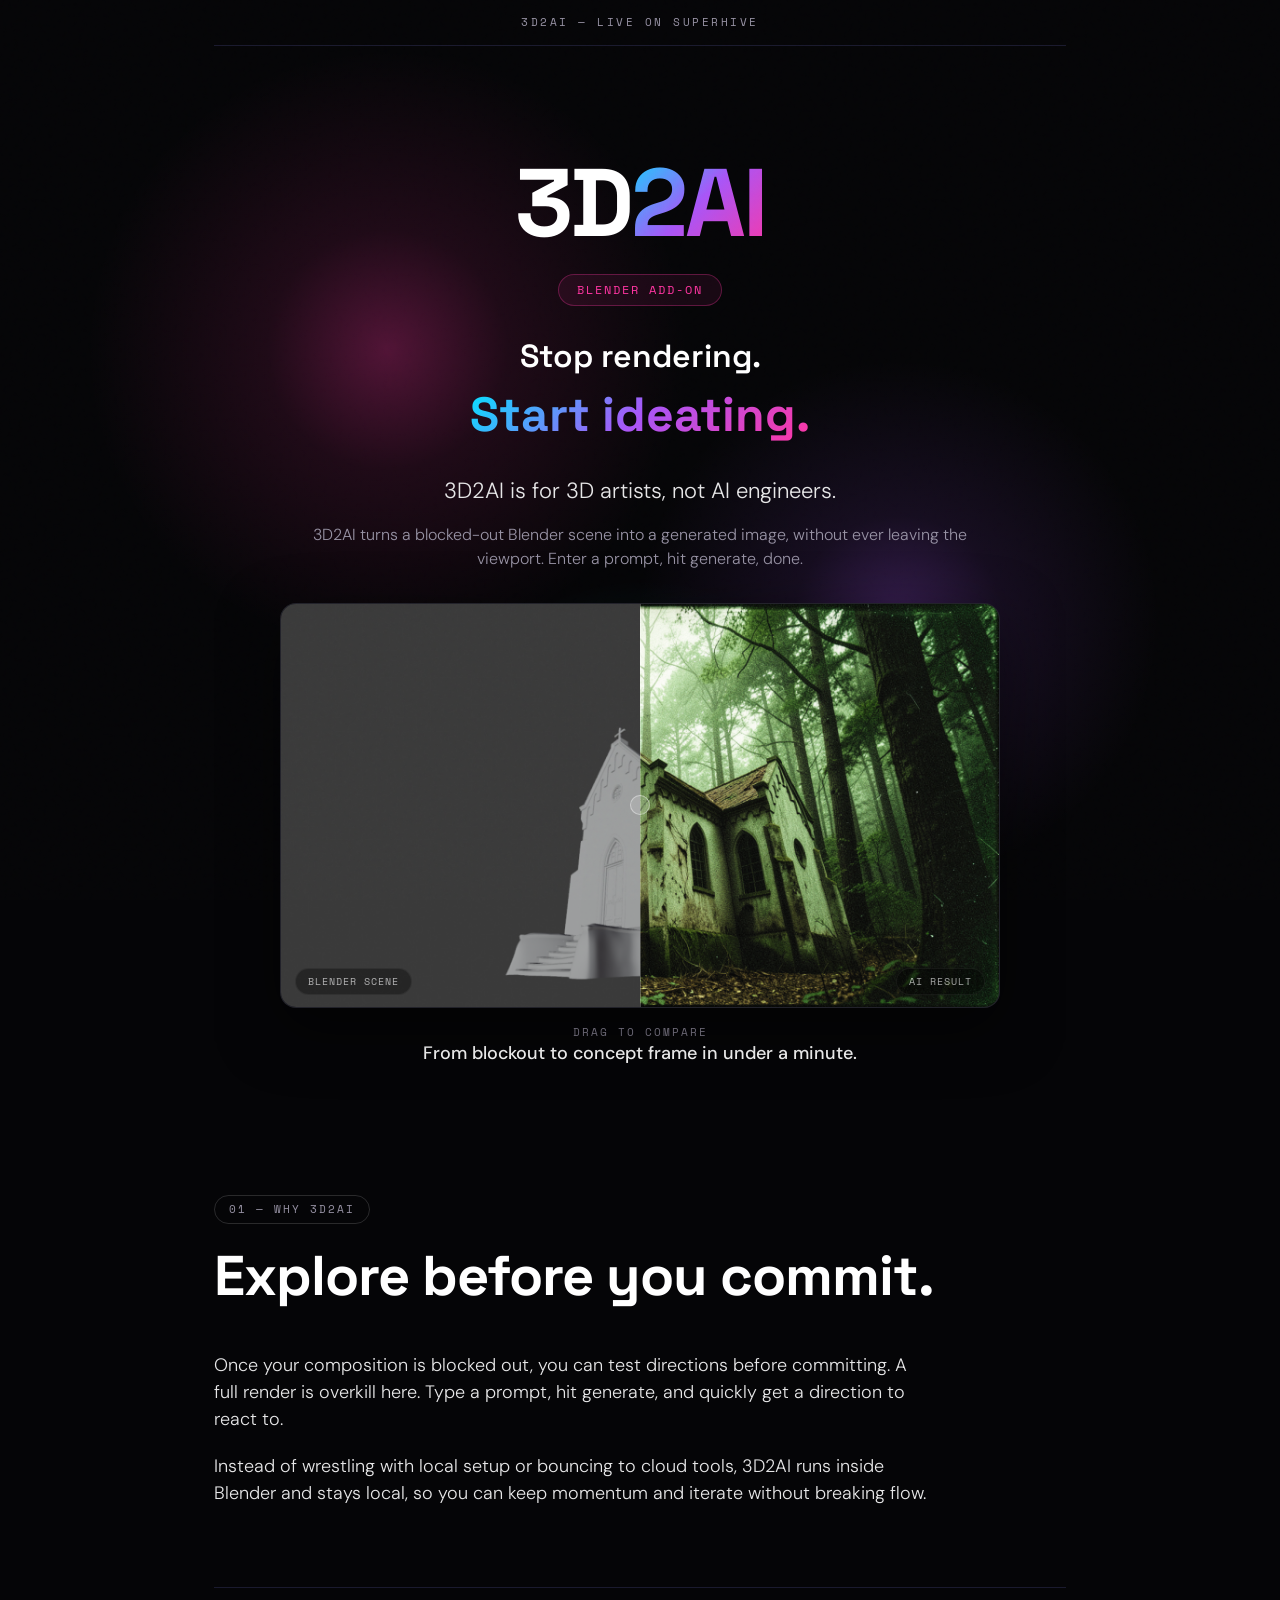
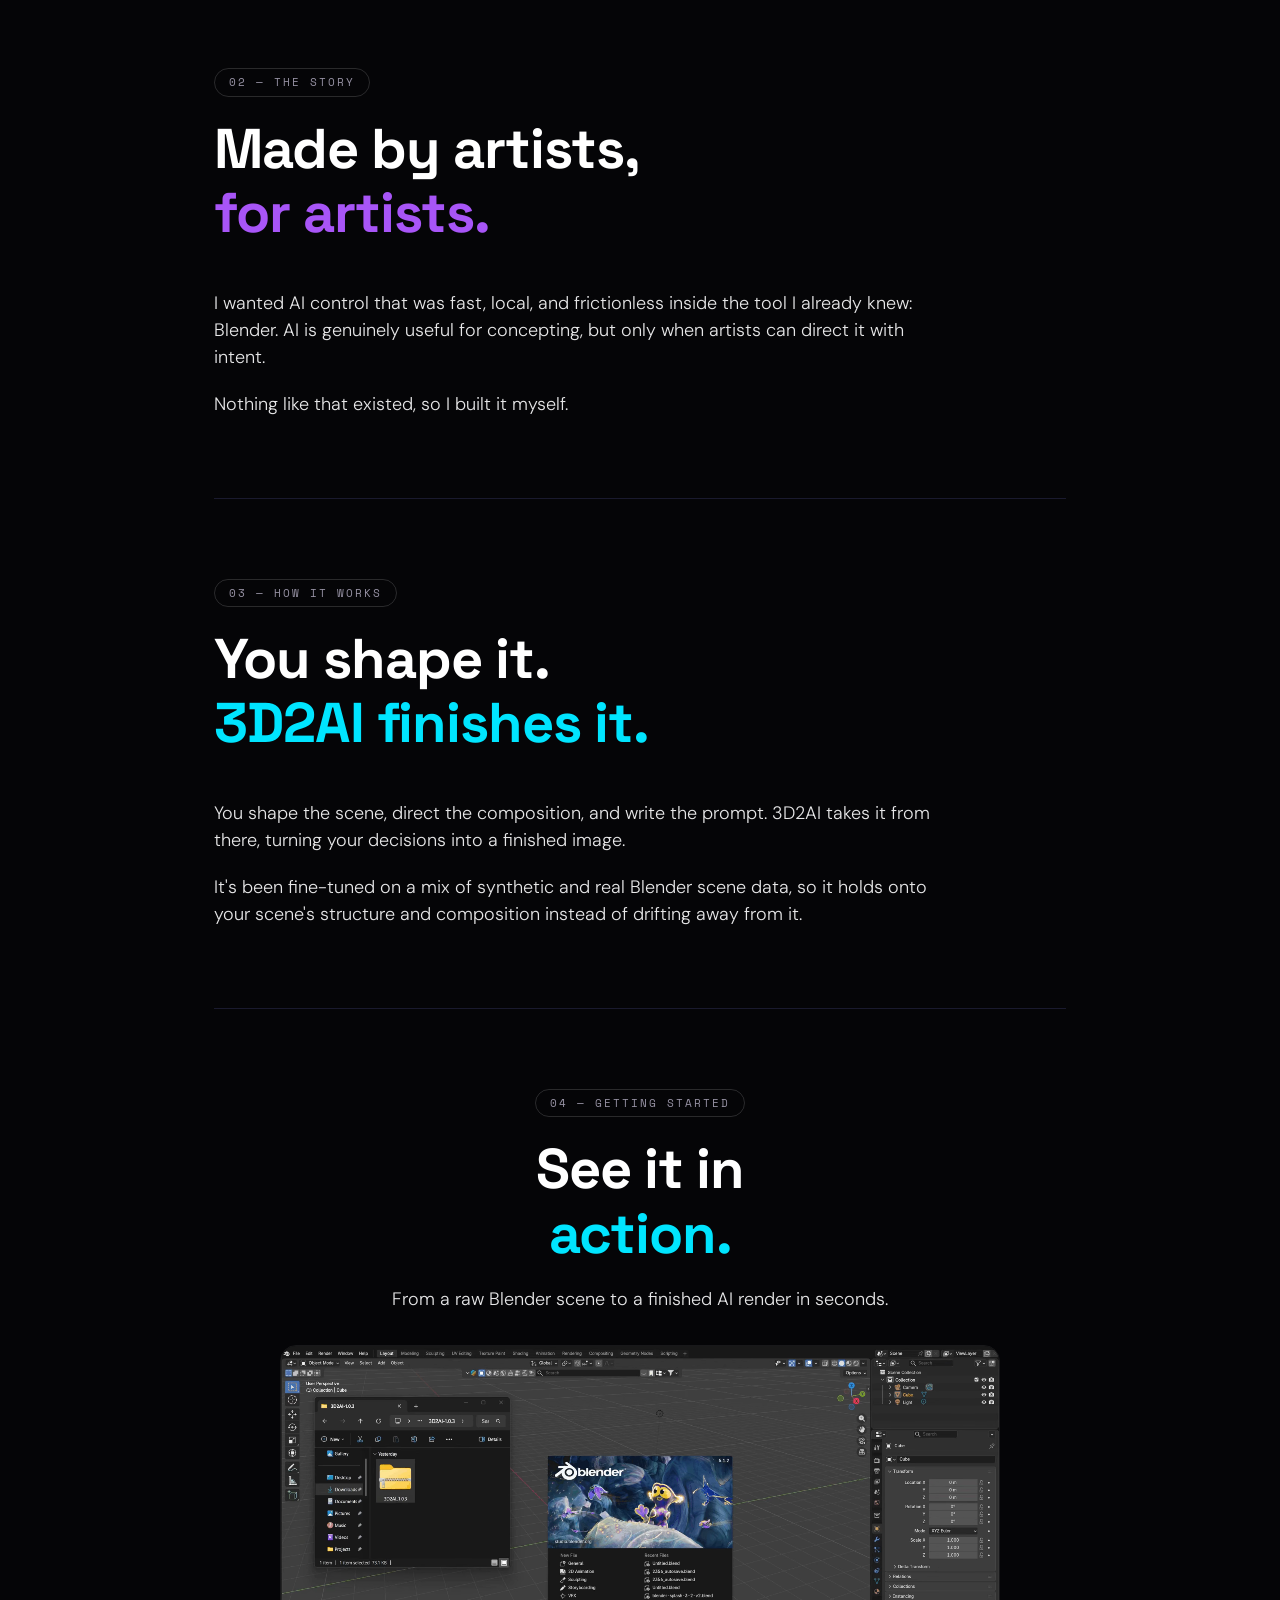
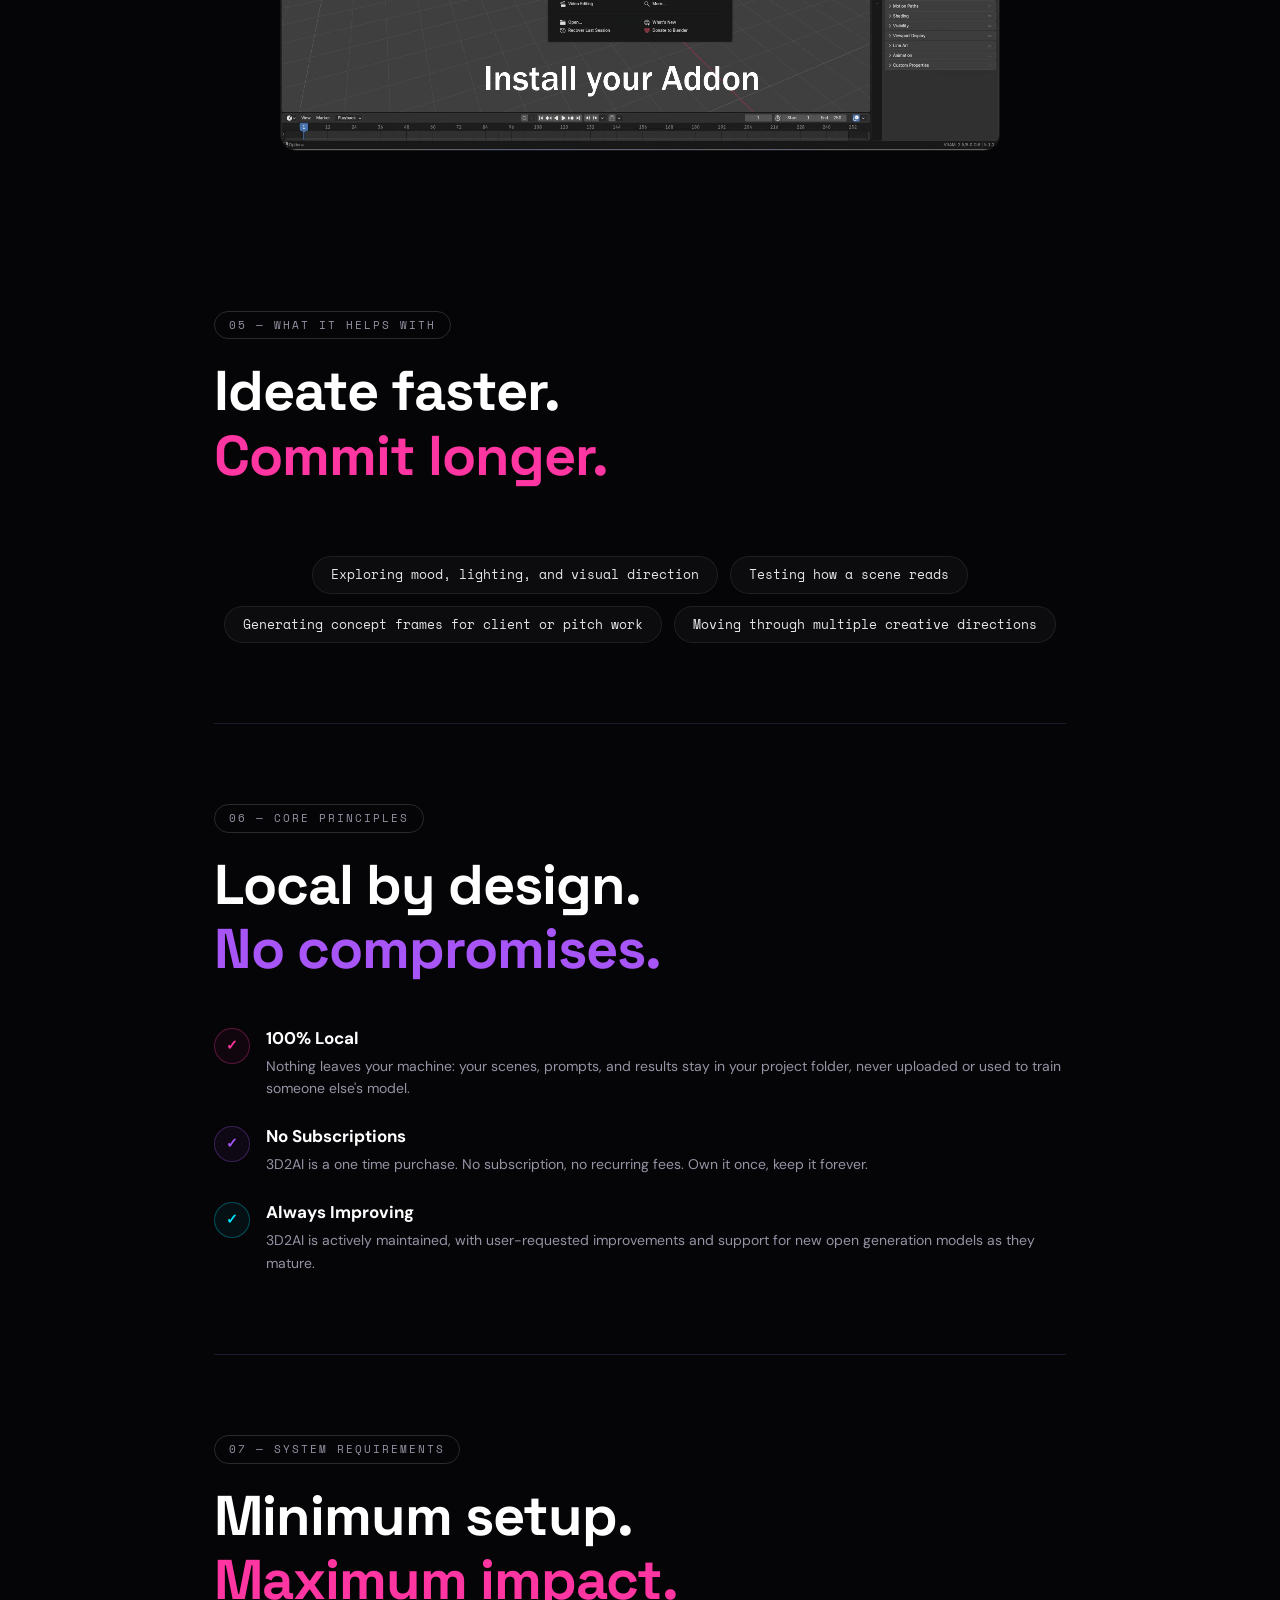
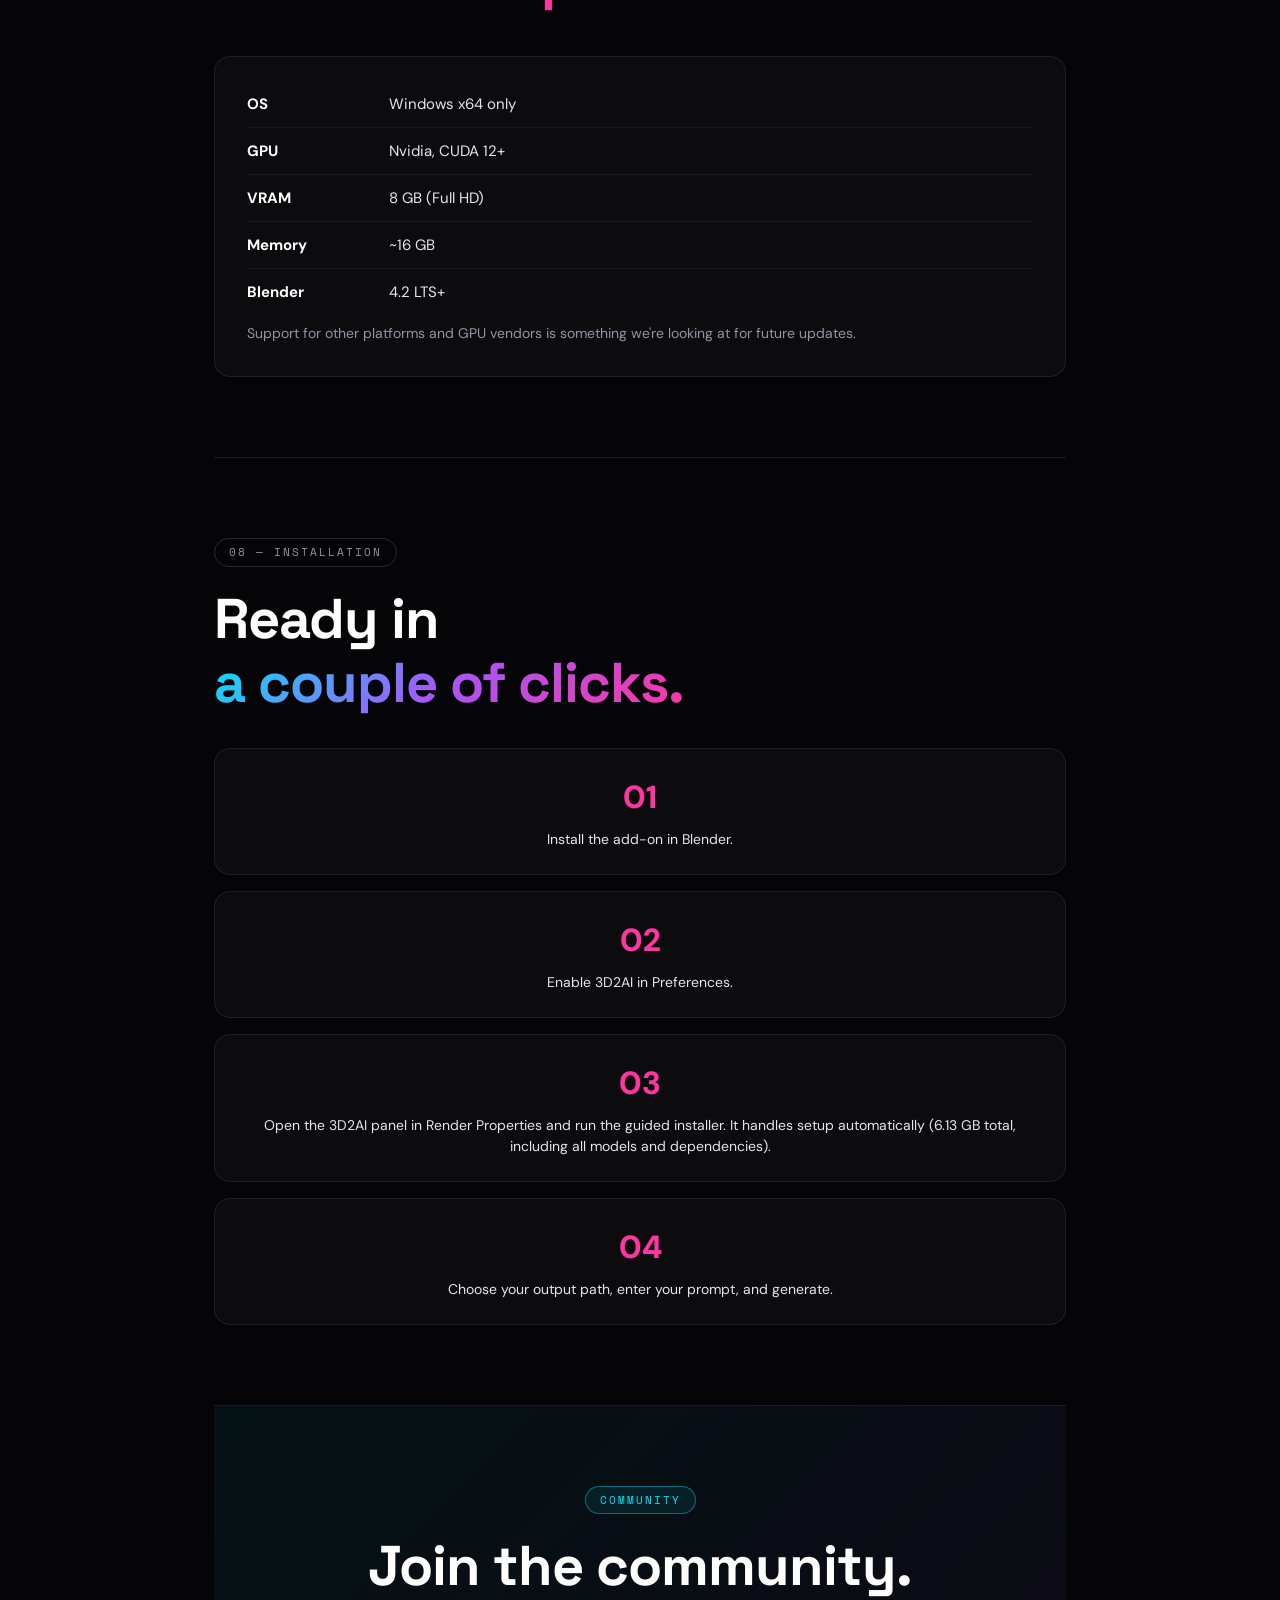
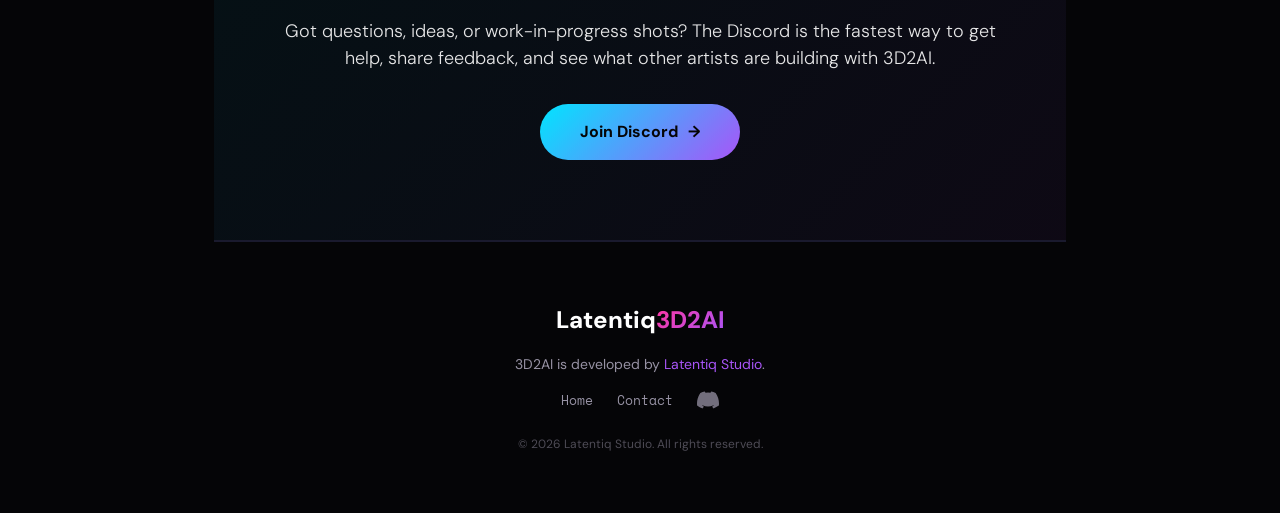
<file: 3D2AI.html>
<!DOCTYPE html>
<html lang="en">
<head>
<meta charset="UTF-8">
<meta name="viewport" content="width=device-width, initial-scale=1.0">
<meta name="theme-color" content="#050507">
<title>3D2AI — Blender to Image</title>
<link rel="preconnect" href="https://fonts.googleapis.com">
<link href="https://fonts.googleapis.com/css2?family=Space+Grotesk:wght@300;400;500;600;700&family=Space+Mono:ital,wght@0,400;0,700;1,400&family=DM+Sans:ital,opsz,wght@0,9..40,300;0,9..40,400;0,9..40,500;1,9..40,300&display=swap" rel="stylesheet">
<style>
*, *::before, *::after { margin: 0; padding: 0; box-sizing: border-box; }

:root {
  --black: #050507;
  --dark: #0a0a0f;
  --card: #0f0f18;
  --border: #1a1a2e;
  --text: #e6e6e7;
  --text-dim: #9792a4;
  --white: #fff;
  --accent1: #ff35a1;
  --accent2: #a855f7;
  --accent3: #00e5ff;
  --gradient1: linear-gradient(135deg, #ff35a1, #a855f7);
  --gradient2: linear-gradient(135deg, #a855f7, #00e5ff);
}

html { scroll-behavior: smooth; height: 100%; }

body {
  background: var(--black);
  color: var(--text);
  font-family: 'DM Sans', sans-serif;
  font-size: 17px;
  line-height: 1.5;
  overflow-x: hidden;
  cursor: default;
  max-width: 900px;
  margin: 0 auto;
  padding: 0 24px;
}

h1, h2, h3 { font-family: 'Space Grotesk', sans-serif; color: var(--white); line-height: 1.15; }
.mono { font-family: 'Space Mono', monospace; }
a { color: var(--accent2); text-decoration: none; }

.wrapper {
  position: relative; flex: 1;
  overflow-x: visible;
}

#bg-canvas {
  position: fixed; inset: 0; width: 100%; height: 100%; z-index: -2; pointer-events: none;
}

.grain {
  position: fixed; inset: 0; z-index: 9999; pointer-events: none;
  opacity: 0.04; mix-blend-mode: overlay;
  background-image: url("data:image/svg+xml,%3Csvg viewBox='0 0 200 200' xmlns='http://www.w3.org/2000/svg'%3E%3Cfilter id='n'%3E%3CfeTurbulence type='fractalNoise' baseFrequency='0.9' numOctaves='4' stitchTiles='stitch'/%3E%3C/filter%3E%3Crect width='100%25' height='100%25' filter='url(%23n)'/%3E%3C/svg%3E");
}

/* ─── TOP BAR ─── */
#top-bar {
  padding: 14px 24px; text-align: center;
  font-family: 'Space Mono', monospace;
  font-size: 11px; letter-spacing: 2.5px;
  text-transform: uppercase; color: var(--text-dim);
  border-bottom: 1px solid var(--border);
  display: flex; align-items: center; justify-content: center;
  gap: 12px; flex-wrap: wrap;
}
#top-bar .dot {
  width: 6px; height: 6px; border-radius: 50%;
  background: var(--accent1); box-shadow: 0 0 8px var(--accent1);
  animation: dotPulse 1.8s ease-in-out infinite;
}
@keyframes dotPulse {
  0%, 100% { opacity: 0.4; transform: scale(1); }
  50% { opacity: 1; transform: scale(1.4); }
}
#top-bar a { color: var(--accent2); font-weight: 700; }
#top-bar a:hover { color: var(--white); }

/* ─── HERO ─── */
#hero {
  position: relative; text-align: center;
  padding: 48px 24px; overflow: hidden;
  padding-top: 70px;
}
.hero-logo-content { position: relative; padding: 2rem 0 1rem; }
.hero-logo {
  font-size: clamp(48px, 14vw, 96px); font-weight: 700;
  letter-spacing: -3px; margin: 0;
  font-family: 'Space Grotesk', sans-serif; color: var(--white); line-height: 1.15;
}
.hero-content { position: relative; z-index: 2; max-width: 900px; margin: 0 auto; }
.hero-badge {
  display: inline-block; padding: 6px 18px; border-radius: 100px;
  border: 1px solid rgba(255,53,161,0.3); background: rgba(255,53,161,0.08);
  font-family: 'Space Mono', monospace; font-size: 12px; letter-spacing: 2px;
  text-transform: uppercase; color: var(--accent1); margin-bottom: 32px;
}
.hero-sub {
  font-size: clamp(18px, 2.5vw, 22px); color: var(--text); max-width: 720px;
  margin: 32px auto; font-weight: 300; line-height: 1.5;
}
#hero-canvas {
  position: absolute; inset: 0; width: 100%; height: 100%; z-index: -1; pointer-events: none;
}

/* ─── SECTION BASE ─── */
section { position: relative; padding: 48px 0; overflow: hidden; }
.section-inner { max-width: 900px; margin: 0 auto; position: relative; z-index: 2; }
.section-badge {
  display: inline-block; padding: 5px 14px; border-radius: 100px;
  font-family: 'Space Mono', monospace; font-size: 11px; letter-spacing: 2px;
  text-transform: uppercase; margin-bottom: 20px;
  border: 1px solid rgba(255,255,255,0.15); color: var(--text-dim);
}
.section-title {
  font-size: clamp(32px, 5vw, 56px); font-weight: 700; letter-spacing: -1px; margin-bottom: 20px;
}
.section-desc {
  font-size: 18px; color: var(--text); max-width: 720px; margin-bottom: 0px; font-weight: 300;
}

.gradient-text1 {
  background: linear-gradient(135deg, #00e5ff 0%, #a855f7 50%, #ff35a1 100%);
  -webkit-background-clip: text; -webkit-text-fill-color: transparent;
  mix-blend-mode: screen;
}
.hl { color: var(--accent1); }
.hl-purple { color: var(--accent2); }
.hl-cyan { color: var(--accent3); }

/* ─── SPLIT SECTIONS ─── */
.split-section { border-bottom: 1px solid var(--border); }
.split-grid {
  display: grid; grid-template-columns: 1fr; gap: 24px; max-width: 900px; margin: 0 auto;
}

/* ─── FEATURE CHIPS ─── */
.feature-list { display: flex; flex-wrap: wrap; gap: 12px; margin-top: 24px; justify-content: center; }
.feature-chip {
  padding: 8px 18px; border-radius: 100px; font-size: 13px;
  font-family: 'Space Mono', monospace;
  border: 1px solid rgba(255,255,255,0.08); background: rgba(255,255,255,0.03);
  color: var(--text);
}

/* ─── REQUIREMENTS CARD ─── */
.specs-card {
  background: rgba(255,255,255,0.03); border: 1px solid rgba(255,255,255,0.08);
  border-radius: 16px; padding: 32px;
  transition: border-color 0.3s, transform 0.3s;
}
.specs-card:hover { border-color: rgba(168,85,247,0.3); transform: translateY(-2px); }
.specs-card ul { list-style: none; padding: 0; margin: 0; color: var(--text); font-size: 15px; line-height: 2; }
.specs-card li { display: flex; gap: 12px; }
.specs-card li + li { border-top: 1px solid rgba(255,255,255,0.05); padding-top: 8px; margin-top: 8px; }
.specs-card strong { color: var(--white); display: inline-block; width: 130px; flex-shrink: 0; }

/* ─── INSTALL STEPS ─── */
.install-grid {
  display: grid; grid-template-columns: 1fr; gap: 16px; margin-top: 32px;
}
.install-card {
  background: rgba(255,255,255,0.03); border: 1px solid rgba(255,255,255,0.08);
  border-radius: 16px; padding: 24px; text-align: center;
  transition: border-color 0.3s, transform 0.3s;
}
.install-card:hover { border-color: rgba(168,85,247,0.3); transform: translateY(-2px); }
.install-num {
  font-weight: 800; font-size: 32px; color: var(--accent1); margin-bottom: 8px;
}
.install-card p { color: var(--text); font-size: 14px; line-height: 1.5; }

/* ─── FAQ ─── */
.faq-list { display: flex; flex-direction: column; gap: 12px; max-width: 900px; margin: 0 auto; }
.faq-item {
  background: rgba(255,255,255,0.04); border: 1px solid rgba(255,255,255,0.16);
  border-radius: 12px; overflow: hidden; transition: border-color 0.2s, background 0.2s, transform 0.3s;
}
.faq-item[open] { border-color: rgba(255,53,161,0.3); background: rgba(255,53,161,0.03); }
.faq-item:hover { border-color: rgba(255,255,255,0.3); transform: translateY(-2px); }
.faq-item summary {
  padding: 20px 24px; cursor: pointer; font-weight: 600; font-size: 15px;
  color: var(--white); list-style: none; display: flex; align-items: center; justify-content: space-between;
  gap: 16px; transition: color 0.2s;
}
.faq-item summary::-webkit-details-marker { display: none; }
.faq-item summary::after {
  content: '+'; font-family: 'Space Mono', monospace; font-size: 22px;
  color: var(--accent1); font-weight: 400; flex-shrink: 0; transition: transform 0.25s ease;
}
.faq-item[open] summary::after { transform: rotate(45deg); }
.faq-item summary:hover { color: var(--accent1); }
.faq-item p {
  padding: 0 24px 22px; color: var(--text-dim); font-size: 14px;
  line-height: 1.7; font-weight: 300;
}

/* ─── FOOTER ─── */
footer {
  padding: 60px 24px; text-align: center; border-top: 1px solid var(--border);
}
.footer-logo { font-family: 'DM Sans', sans-serif; font-weight: 800; font-size: 24px; color: var(--white); margin-bottom: 16px; }
.footer-logo span { background: var(--gradient1); -webkit-background-clip: text; -webkit-text-fill-color: transparent; }
footer p { color: var(--text-dim); font-size: 14px; }
.footer-links { margin-top: 14px; display: flex; gap: 24px; justify-content: center; flex-wrap: wrap; align-items: center; }
.footer-links a { font-size: 13px; color: var(--text-dim); font-family: 'Space Mono', monospace; text-decoration: none; }
.footer-links a:hover { color: var(--white); }
.discord-icon {
  display: inline-flex; align-items: center; justify-content: center;
  width: 22px; height: 22px; opacity: 0.75; transition: opacity 0.2s;
}
.discord-icon:hover { opacity: 1; }
.discord-icon svg { width: 100%; height: 100%; fill: currentColor; }

/* ─── CTA BUTTON ─── */
.btn-primary {
  display: inline-flex; align-items: center; gap: 10px;
  padding: 16px 40px; border-radius: 100px;
  background: linear-gradient(135deg, #00e5ff, #a855f7); color: var(--black);
  font-family: 'DM Sans', sans-serif; font-weight: 700; font-size: 16px;
  transition: transform 0.2s, box-shadow 0.3s; cursor: pointer;
  border: none;
}
.btn-outline {
  display: inline-flex; align-items: center; gap: 10px;
  padding: 16px 40px; border-radius: 100px;
  background: transparent; color: var(--white);
  border: 1px solid rgba(255,255,255,0.15);
  font-family: 'DM Sans', sans-serif; font-weight: 700; font-size: 16px;
  transition: all 0.3s; cursor: pointer;
}
.btn-outline:hover { border-color: var(--accent2); color: var(--accent2); box-shadow: 0 0 30px rgba(0,229,255,0.15); }

section { position: relative; padding: 80px 0; overflow: hidden; }

/* ─── COMPARE SLIDER ─── */
.compare-wrap { max-width: 720px; margin: 0 auto; }
.compare-box {
  position: relative; width: 100%; aspect-ratio: 16/9;
  border-radius: 16px; overflow: hidden;
  border: 1px solid rgba(255,255,255,0.08);
  box-shadow: 0 20px 60px rgba(0,0,0,0.5);
  user-select: none; touch-action: none;
  background: var(--card);
}
.compare-layer {
  position: absolute; inset: 0; width: 100%; height: 100%;
  background-size: cover; background-position: center;
}
.compare-before {
  background-image: url('./assets/after.webp');
  background-size: cover; background-position: center;
  z-index: 1;
}
.compare-after {
  background-image: url('./assets/before.webp');
  background-size: cover; background-position: center;
  z-index: 2;
  clip-path: inset(0 0 0 50%);
}
.compare-line {
  position: absolute; top: 0; bottom: 0; left: 50%;
  width: 1px; background: rgba(255,255,255,0.25);
  z-index: 3; pointer-events: none;
}
.compare-handle {
  position: absolute; top: 50%; left: 50%;
  transform: translate(-50%, -50%);
  z-index: 4; width: 20px; height: 20px;
  border-radius: 50%;
  background: rgba(255,255,255,0.15);
  border: 1px solid rgba(255,255,255,0.4);
  box-shadow: none;
  cursor: ew-resize;
}
.compare-labels {
  position: absolute; bottom: 12px; left: 0; right: 0;
  display: flex; justify-content: space-between;
  padding: 0 14px; z-index: 5; pointer-events: none;
  opacity: 0.7;
}
.compare-labels span {
  padding: 5px 12px; border-radius: 100px;
  background: rgba(0,0,0,0.5);
  backdrop-filter: blur(6px);
  border: 1px solid rgba(255,255,255,0.08);
  font-size: 10px; letter-spacing: 1px; text-transform: uppercase;
}

/* ─── REVEAL ANIMATION ─── */
.reveal {
  opacity: 0; filter: blur(8px); transform: translateY(30px);
  transition: all 1s cubic-bezier(0.16, 1, 0.3, 1);
}
.reveal.in-view { opacity: 1; filter: blur(0); transform: translateY(0); }

@media (max-width: 768px) {
  section { padding: 48px 0; }
  .compare-wrap { max-width: 100%; }
  .compare-handle { width: 36px; height: 36px; }
  .feature-list { justify-content: center; }
  .faq-item summary { padding: 18px 20px; font-size: 15px; }
  .faq-item p { padding: 0 20px 20px; font-size: 14px; }
}
</style>
</head>
<body>

<canvas id="bg-canvas"></canvas>
<div class="grain"></div>

<div class="wrapper">

<!-- TOP BAR -->
<div id="top-bar">
  <span>3D2AI — Live on Superhive</span>
</div>

<!-- HERO -->
<section id="hero">
  <div class="hero-logo-content">
    <canvas id="hero-canvas"></canvas>
    <h1 class="hero-logo reveal">3D<span class="gradient-text1">2AI</span></h1>
  </div>

  <div class="hero-content">
    <div class="hero-badge reveal">Blender Add-on</div>
    <h2 style="font-weight: 600; font-size: clamp(22px, 3.5vw, 32px); margin-bottom: 12px;" class="reveal">Stop rendering.</h2>
    <h1 style="font-size: clamp(28px, 5vw, 48px);" class="reveal"><span class="gradient-text1">Start ideating.</span></h1>

    <p class="hero-sub reveal">
      3D2AI is for 3D artists, not AI engineers.
    </p>
    <p class="hero-sub reveal" style="font-size: 16px; color: var(--text-dim); margin-top: -16px;">
      3D2AI turns a blocked-out Blender scene into a generated image, without ever leaving the viewport. Enter a prompt, hit generate, done.
    </p>

    <div class="compare-wrap reveal">
      <div class="compare-box" id="compareBox">
        <div class="compare-layer compare-before"></div>
        <div class="compare-layer compare-after"></div>
        <div class="compare-handle" id="compareHandle"></div>
        <div class="compare-line"></div>
        <div class="compare-labels">
          <span class="label-before mono">Blender Scene</span>
          <span class="label-after mono">AI Result</span>
        </div>
      </div>
      <p class="compare-hint mono" style="text-align: center; margin-top: 16px; font-size: 11px; letter-spacing: 2px; text-transform: uppercase; color: var(--text-dim); opacity: 0.7;">Drag to compare</p>
    </div>
  </div>

  <p style="color: var(--white); font-size: 18px; font-weight: 500; max-width: 720px; margin: 0 auto; text-align: center;" class="reveal">
    From blockout to concept frame in under a minute.
  </p>
</section>

<!-- WHY -->
<section class="split-section">
  <div class="split-grid">
    <div>
      <div class="section-badge reveal">01 — Why 3D2AI</div>
      <h2 class="section-title reveal">Explore before you commit.</h2>
    </div>
    <div>
      <p class="section-desc reveal" style="margin-bottom: 20px;">
        Once your composition is blocked out, you can test directions before committing. A full render is overkill here. Type a prompt, hit generate, and quickly get a direction to react to.
      </p>
      <p class="section-desc reveal">
        Instead of wrestling with local setup or bouncing to cloud tools, 3D2AI runs inside Blender and stays local, so you can keep momentum and iterate without breaking flow.
      </p>
    </div>
  </div>
</section>

<!-- STORY -->
<section class="split-section">
  <div class="split-grid">
    <div>
      <div class="section-badge reveal">02 — The Story</div>
      <h2 class="section-title reveal">Made by artists,<br><span class="hl-purple">for artists.</span></h2>
    </div>
    <div>
      <p class="section-desc reveal" style="margin-bottom: 20px;">
        I wanted AI control that was fast, local, and frictionless inside the tool I already knew: Blender. AI is genuinely useful for concepting, but only when artists can direct it with intent.
      </p>
      <p class="section-desc reveal">
        Nothing like that existed, so I built it myself.
      </p>
    </div>
  </div>
</section>

<!-- HOW IT WORKS -->
<section class="split-section">
  <div class="split-grid">
    <div>
      <div class="section-badge reveal">03 — How It Works</div>
      <h2 class="section-title reveal">You shape it.<br><span class="hl-cyan">3D2AI finishes it.</span></h2>
    </div>
    <div>
      <p class="section-desc reveal" style="margin-bottom: 20px;">
        You shape the scene, direct the composition, and write the prompt. 3D2AI takes it from there, turning your decisions into a finished image.
      </p>
      <p class="section-desc reveal">
        It's been fine-tuned on a mix of synthetic and real Blender scene data, so it holds onto your scene's structure and composition instead of drifting away from it.
      </p>
    </div>
  </div>
</section>

<!-- GETTING STARTED DEMO -->
<section>
  <div class="section-inner" style="text-align: center;">
    <div class="section-badge reveal">04 — Getting Started</div>
    <h2 class="section-title reveal">See it in<br><span class="hl-cyan">action.</span></h2>
    <p class="section-desc reveal" style="margin: 0 auto 32px;">From a raw Blender scene to a finished AI render in seconds.</p>
    <div class="reveal" style="border-radius: 16px; overflow: hidden; border: 1px solid rgba(255,255,255,0.08); max-width: 720px; margin: 0 auto;">
      <video autoplay loop muted playsinline style="width: 100%; display: block;">
        <source src="Demo.webm" type="video/webm">
        <source src="Demo.mp4" type="video/mp4">
      </video>
    </div>
  </div>
</section>

<!-- WHAT IT HELPS WITH -->
<section class="split-section">
  <div class="split-grid">
    <div>
      <div class="section-badge reveal">05 — What It Helps With</div>
      <h2 class="section-title reveal">Ideate faster.<br><span class="hl">Commit longer.</span></h2>
    </div>
    <div>
      <div class="feature-list reveal">
        <span class="feature-chip">Exploring mood, lighting, and visual direction</span>
        <span class="feature-chip">Testing how a scene reads</span>
        <span class="feature-chip">Generating concept frames for client or pitch work</span>
        <span class="feature-chip">Moving through multiple creative directions</span>
      </div>
    </div>
  </div>
</section>

<!-- CORE PRINCIPLES -->
<section class="split-section">
  <div class="split-grid">
    <div>
      <div class="section-badge reveal">06 — Core Principles</div>
      <h2 class="section-title reveal">Local by design.<br><span class="hl-purple">No compromises.</span></h2>
    </div>
    <div>
      <div style="display: flex; flex-direction: column; gap: 24px;">
        <div style="display: flex; gap: 16px; align-items: flex-start;" class="reveal">
          <div style="flex-shrink: 0; width: 36px; height: 36px; border-radius: 50%; border: 1px solid rgba(255,53,161,0.3); background: rgba(255,53,161,0.05); display: flex; align-items: center; justify-content: center; margin-top: 2px;">
            <span style="color: var(--accent1); font-weight: 700; font-size: 14px;">✓</span>
          </div>
          <div>
            <h4 style="color: var(--white); font-weight: 700; font-size: 17px; margin-bottom: 4px;">100% Local</h4>
            <p style="color: var(--text-dim); font-size: 14px; line-height: 1.6;">Nothing leaves your machine: your scenes, prompts, and results stay in your project folder, never uploaded or used to train someone else's model.</p>
          </div>
        </div>
        <div style="display: flex; gap: 16px; align-items: flex-start;" class="reveal">
          <div style="flex-shrink: 0; width: 36px; height: 36px; border-radius: 50%; border: 1px solid rgba(168,85,247,0.3); background: rgba(168,85,247,0.05); display: flex; align-items: center; justify-content: center; margin-top: 2px;">
            <span style="color: var(--accent2); font-weight: 700; font-size: 14px;">✓</span>
          </div>
          <div>
            <h4 style="color: var(--white); font-weight: 700; font-size: 17px; margin-bottom: 4px;">No Subscriptions</h4>
            <p style="color: var(--text-dim); font-size: 14px; line-height: 1.6;">3D2AI is a one time purchase. No subscription, no recurring fees. Own it once, keep it forever.</p>
          </div>
        </div>
        <div style="display: flex; gap: 16px; align-items: flex-start;" class="reveal">
          <div style="flex-shrink: 0; width: 36px; height: 36px; border-radius: 50%; border: 1px solid rgba(0,229,255,0.3); background: rgba(0,229,255,0.05); display: flex; align-items: center; justify-content: center; margin-top: 2px;">
            <span style="color: var(--accent3); font-weight: 700; font-size: 14px;">✓</span>
          </div>
          <div>
            <h4 style="color: var(--white); font-weight: 700; font-size: 17px; margin-bottom: 4px;">Always Improving</h4>
            <p style="color: var(--text-dim); font-size: 14px; line-height: 1.6;">3D2AI is actively maintained, with user-requested improvements and support for new open generation models as they mature.</p>
          </div>
        </div>
      </div>
    </div>
  </div>
</section>

<!-- SYSTEM REQUIREMENTS -->
<section class="split-section">
  <div class="split-grid">
    <div>
      <div class="section-badge reveal">07 — System Requirements</div>
      <h2 class="section-title reveal">Minimum setup.<br><span class="hl">Maximum impact.</span></h2>
    </div>
    <div>
      <div class="specs-card reveal">
        <ul>
          <li><strong>OS</strong> Windows x64 only</li>
          <li><strong>GPU</strong> Nvidia, CUDA 12+</li>
          <li><strong>VRAM</strong> 8 GB (Full HD)</li>
          <li><strong>Memory</strong> ~16 GB</li>
          <li><strong>Blender</strong> 4.2 LTS+</li>
        </ul>
        <p style="color: var(--text-dim); font-size: 14px; margin-top: 16px;">Support for other platforms and GPU vendors is something we're looking at for future updates.</p>
      </div>
    </div>
  </div>
</section>

<!-- INSTALLATION -->
<section>
  <div class="section-inner">
    <div class="section-badge reveal">08 — Installation</div>
    <h2 class="section-title reveal">Ready in<br><span class="gradient-text1">a couple of clicks.</span></h2>
    <div class="install-grid">
      <div class="install-card reveal">
        <div class="install-num">01</div>
        <p>Install the add-on in Blender.</p>
      </div>
      <div class="install-card reveal">
        <div class="install-num">02</div>
        <p>Enable 3D2AI in Preferences.</p>
      </div>
      <div class="install-card reveal">
        <div class="install-num">03</div>
        <p>Open the 3D2AI panel in Render Properties and run the guided installer. It handles setup automatically (6.13 GB total, including all models and dependencies).</p>
      </div>
      <div class="install-card reveal">
        <div class="install-num">04</div>
        <p>Choose your output path, enter your prompt, and generate.</p>
      </div>
    </div>
  </div>
</section>

<!-- COMMUNITY -->
<section style="background: linear-gradient(135deg, rgba(0,229,255,0.06), rgba(168,85,247,0.06)); border-top: 1px solid var(--border); border-bottom: 1px solid var(--border);">
  <div class="section-inner" style="text-align: center;">
    <div class="section-badge reveal" style="border-color: rgba(0,229,255,0.4); color: var(--accent3); background: rgba(0,229,255,0.08);">Community</div>
    <h2 class="section-title reveal">Join the community.</h2>
    <p class="section-desc reveal" style="margin: 0 auto 32px;">
      Got questions, ideas, or work-in-progress shots? The Discord is the fastest way to get help, share feedback, and see what other artists are building with 3D2AI.
    </p>
    <a href="https://discord.gg/KeR3Knwda" target="_blank" rel="noopener noreferrer" class="btn-primary reveal">
      Join Discord <span>→</span>
    </a>
  </div>
</section>

<!-- FOOTER -->
<footer>
  <div class="footer-logo reveal">Latentiq<span>3D2AI</span></div>
  <p class="reveal">3D2AI is developed by <a href="index.html" style="color: var(--accent2);">Latentiq Studio</a>.</p>
  <div class="footer-links reveal">
    <a href="index.html">Home</a>
    <a href="mailto:emilewilksvfx@gmail.com">Contact</a>
    <a href="https://discord.gg/KeR3Knwda" target="_blank" rel="noopener noreferrer" class="discord-icon" aria-label="Discord">
      <svg viewBox="0 0 24 24" xmlns="http://www.w3.org/2000/svg"><path d="M20.317 4.37a19.8 19.8 0 0 0-4.885-1.515.074.074 0 0 0-.079.037c-.21.375-.444.864-.608 1.25a18.3 18.3 0 0 0-5.487 0 13 13 0 0 0-.617-1.25.077.077 0 0 0-.079-.037A19.7 19.7 0 0 0 3.677 4.37a.07.07 0 0 0-.032.027C.533 9.046-.32 13.58.099 18.057a.082.082 0 0 0 .031.057 20 20 0 0 0 5.993 3.03.078.078 0 0 0 .084-.028c.462-.63.874-1.295 1.226-1.994a.076.076 0 0 0-.041-.106 13 13 0 0 1-1.872-.892.077.077 0 0 1-.008-.128 10 10 0 0 0 .372-.292.074.074 0 0 1 .077-.01c3.927 1.793 8.18 1.793 12.061 0a.074.074 0 0 1 .078.01c.12.098.246.198.373.292a.077.077 0 0 1-.006.127 12.4 12.4 0 0 1-1.873.892.077.077 0 0 0-.041.107c.36.698.771 1.362 1.225 1.993a.076.076 0 0 0 .084.028 19.96 19.96 0 0 0 6.002-3.03.077.077 0 0 0 .032-.054c.5-5.177-.838-9.674-3.549-13.66a.061.061 0 0 0-.031-.03z"/></svg>
    </a>
  </div>
  <p class="reveal" style="margin-top: 24px; font-size: 12px; opacity: 0.5;">&copy; 2026 Latentiq Studio. All rights reserved.</p>
</footer>

</div>

<script>
<script src="https://cdnjs.cloudflare.com/ajax/libs/three.js/r128/three.min.js"></script>
<script>
// ─── HERO: Subtle radial field / soft horizon glow ───
(function() {
  const canvas = document.getElementById('hero-canvas');
  if (!canvas) return;
  const gl = canvas.getContext('webgl', { alpha: true, premultipliedAlpha: false });
  if (!gl) return;

  const vsrc = `attribute vec2 a_pos;void main(){gl_Position=vec4(a_pos,0,1);}`;
  const fsrc = `
precision highp float;
uniform vec2 iResolution;
uniform float iTime;

float hash(vec2 p) {
  p = vec2(dot(p, vec2(2127.1, 81.17)), dot(p, vec2(1269.5, 283.37)));
  return fract(sin(p) * 43758.5453);
}
float hash1(vec2 p) { return fract(sin(dot(p, vec2(12.9898, 78.233))) * 43758.5453); }

#define filmGrainIntensity 0.25

void main() {
  vec2 fragCoord = gl_FragCoord.xy;
  vec2 uv = fragCoord / iResolution.xy * 2.0 - 1.0;
  float aspect = iResolution.x / iResolution.y;
  uv.x *= aspect;

  float t = iTime * 0.35;
  float d = length(uv);

  float horizon = smoothstep(0.25, -0.2, uv.y);
  float vignette = 1.0 - smoothstep(0.4, 1.3, d);
  float pulse = 1.0 + 0.15 * sin(t * 1.7);

  vec3 col = vec3(0.0);
  col += horizon * 0.12 * pulse;
  col += pow(max(1.0 - d, 0.0), 6.0) * 0.08 * (0.8 + 0.2 * sin(t * 0.9));
  col += vignette * 0.04;

  float n = hash(uv * 40.0 + t * 0.1);
  col += (n - 0.5) * filmGrainIntensity * vignette;

  float fade = 1.0 - smoothstep(0.1, 1.6, d);
  col *= fade;

  gl_FragColor = vec4(col, 1.0);
}`;

  function compileShader(type, src) {
    const s = gl.createShader(type);
    gl.shaderSource(s, src);
    gl.compileShader(s);
    if (!gl.getShaderParameter(s, gl.COMPILE_STATUS)) console.error(gl.getShaderInfoLog(s));
    return s;
  }

  const prog = gl.createProgram();
  gl.attachShader(prog, compileShader(gl.VERTEX_SHADER, vsrc));
  gl.attachShader(prog, compileShader(gl.FRAGMENT_SHADER, fsrc));
  gl.linkProgram(prog);
  gl.useProgram(prog);

  const buf = gl.createBuffer();
  gl.bindBuffer(gl.ARRAY_BUFFER, buf);
  gl.bufferData(gl.ARRAY_BUFFER, new Float32Array([-1,-1,1,-1,-1,1,1,1]), gl.STATIC_DRAW);
  const aPos = gl.getAttribLocation(prog, 'a_pos');
  gl.enableVertexAttribArray(aPos);
  gl.vertexAttribPointer(aPos, 2, gl.FLOAT, false, 0, 0);

  const uRes = gl.getUniformLocation(prog, 'iResolution');
  const uTime = gl.getUniformLocation(prog, 'iTime');

  function resize() {
    const dpr = Math.min(window.devicePixelRatio || 1, 2);
    canvas.width = canvas.offsetWidth * dpr;
    canvas.height = canvas.offsetHeight * dpr;
    gl.viewport(0, 0, canvas.width, canvas.height);
  }
  window.addEventListener('resize', resize);
  resize();

  let lastTime = performance.now();
  let simTime = 0;

  function draw() {
    const now = performance.now();
    const dt = Math.min((now - lastTime) / 1000, 0.033);
    lastTime = now;
    simTime += dt;

    gl.uniform1f(uTime, simTime);
    gl.uniform2f(uRes, canvas.width, canvas.height);
    gl.drawArrays(gl.TRIANGLE_STRIP, 0, 4);
    requestAnimationFrame(draw);
  }
  draw();
})();

// ─── BACKGROUND CANVAS: Flowing gradient mesh ───
(function() {
  const canvas = document.getElementById('bg-canvas');
  const ctx = canvas.getContext('2d');
  let w, h;
  function resize() {
    w = canvas.width = window.innerWidth;
    h = canvas.height = window.innerHeight;
  }
  window.addEventListener('resize', resize);
  resize();

  const blobs = [
    { x: 0.3, y: 0.3, r: 300, color: '255,53,161', speed: 0.12 },
    { x: 0.7, y: 0.6, r: 260, color: '168,85,247', speed: 0.10 },
    { x: 0.5, y: 0.8, r: 220, color: '0,229,255', speed: 0.14 },
  ];

  let time = 0;
  function draw() {
    ctx.fillStyle = '#050507';
    ctx.fillRect(0, 0, w, h);

    blobs.forEach(b => {
      const bx = b.x * w + Math.sin(time * b.speed) * 80;
      const by = b.y * h + Math.cos(time * b.speed * 0.7) * 80;
      const grad = ctx.createRadialGradient(bx, by, 0, bx, by, b.r);
      grad.addColorStop(0, `rgba(${b.color},0.30)`);
      grad.addColorStop(0.4, `rgba(${b.color},0.10)`);
      grad.addColorStop(1, `rgba(${b.color},0)`);
      ctx.fillStyle = grad;
      ctx.fillRect(0, 0, w, h);
    });

    time += 0.008;
    requestAnimationFrame(draw);
  }
  draw();
})();

// ─── A/B COMPARE SLIDER ───
(function() {
  const box = document.getElementById('compareBox');
  const handle = document.getElementById('compareHandle');
  if (!box || !handle) return;

  const afterLayer = box.querySelector('.compare-after');
  const line = box.querySelector('.compare-line');
  let isDragging = false;

  function setPosition(clientX) {
    const rect = box.getBoundingClientRect();
    let x = clientX - rect.left;
    x = Math.max(0, Math.min(x, rect.width));
    const pct = (x / rect.width) * 100;
    afterLayer.style.clipPath = `inset(0 0 0 ${pct}%)`;
    handle.style.left = `${pct}%`;
    line.style.left = `${pct}%`;
  }

  box.addEventListener('mousedown', (e) => {
    isDragging = true;
    setPosition(e.clientX);
  });
  box.addEventListener('touchstart', (e) => {
    isDragging = true;
    setPosition(e.touches[0].clientX);
  }, { passive: true });

  window.addEventListener('mousemove', (e) => {
    if (!isDragging) return;
    setPosition(e.clientX);
  });
  window.addEventListener('touchmove', (e) => {
    if (!isDragging) return;
    setPosition(e.touches[0].clientX);
  }, { passive: true });

  window.addEventListener('mouseup', () => isDragging = false);
  window.addEventListener('touchend', () => isDragging = false);
})();

// ─── SCROLL REVEAL ───
(function() {
  const observer = new IntersectionObserver((entries) => {
    entries.forEach(entry => {
      if (entry.isIntersecting) {
        entry.target.classList.add('in-view');
      }
    });
  }, { threshold: 0.15 });

  document.querySelectorAll('.reveal').forEach(el => observer.observe(el));
})();
</script>

</body>
</html>
</file>
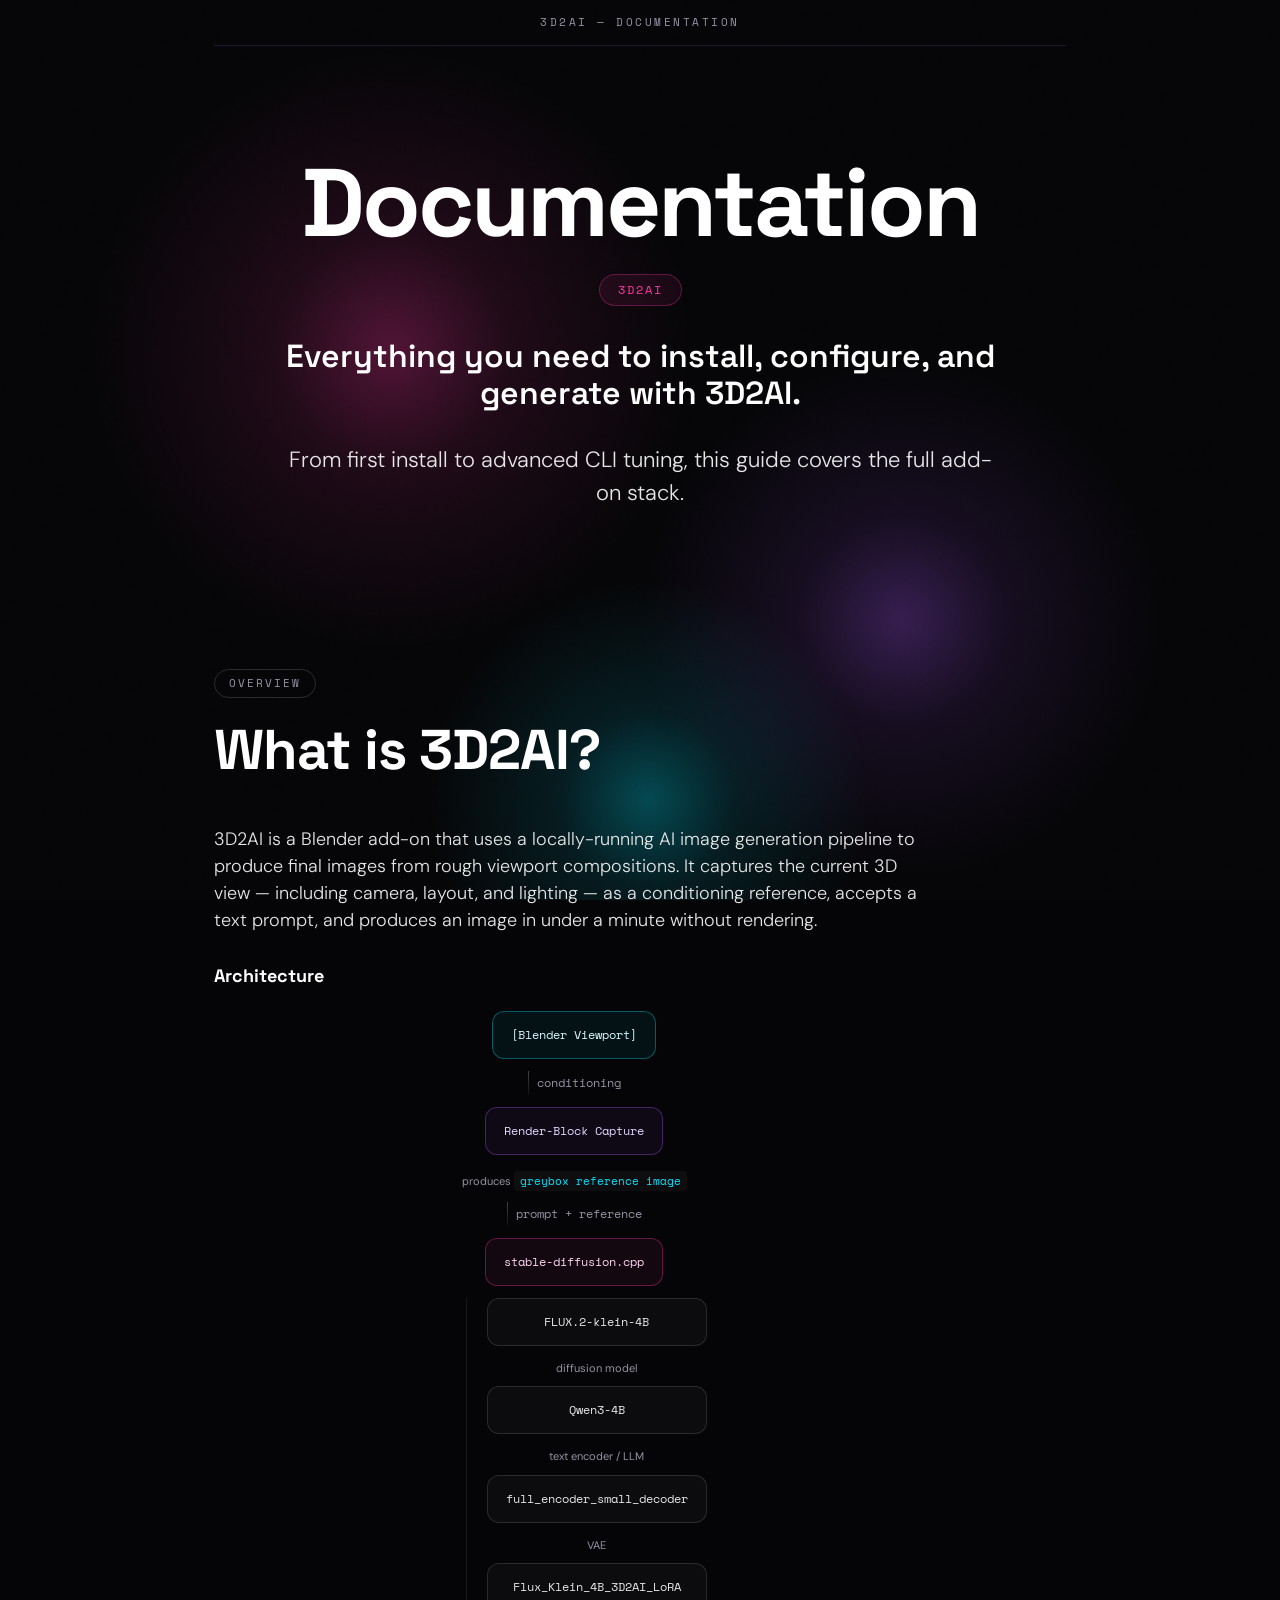
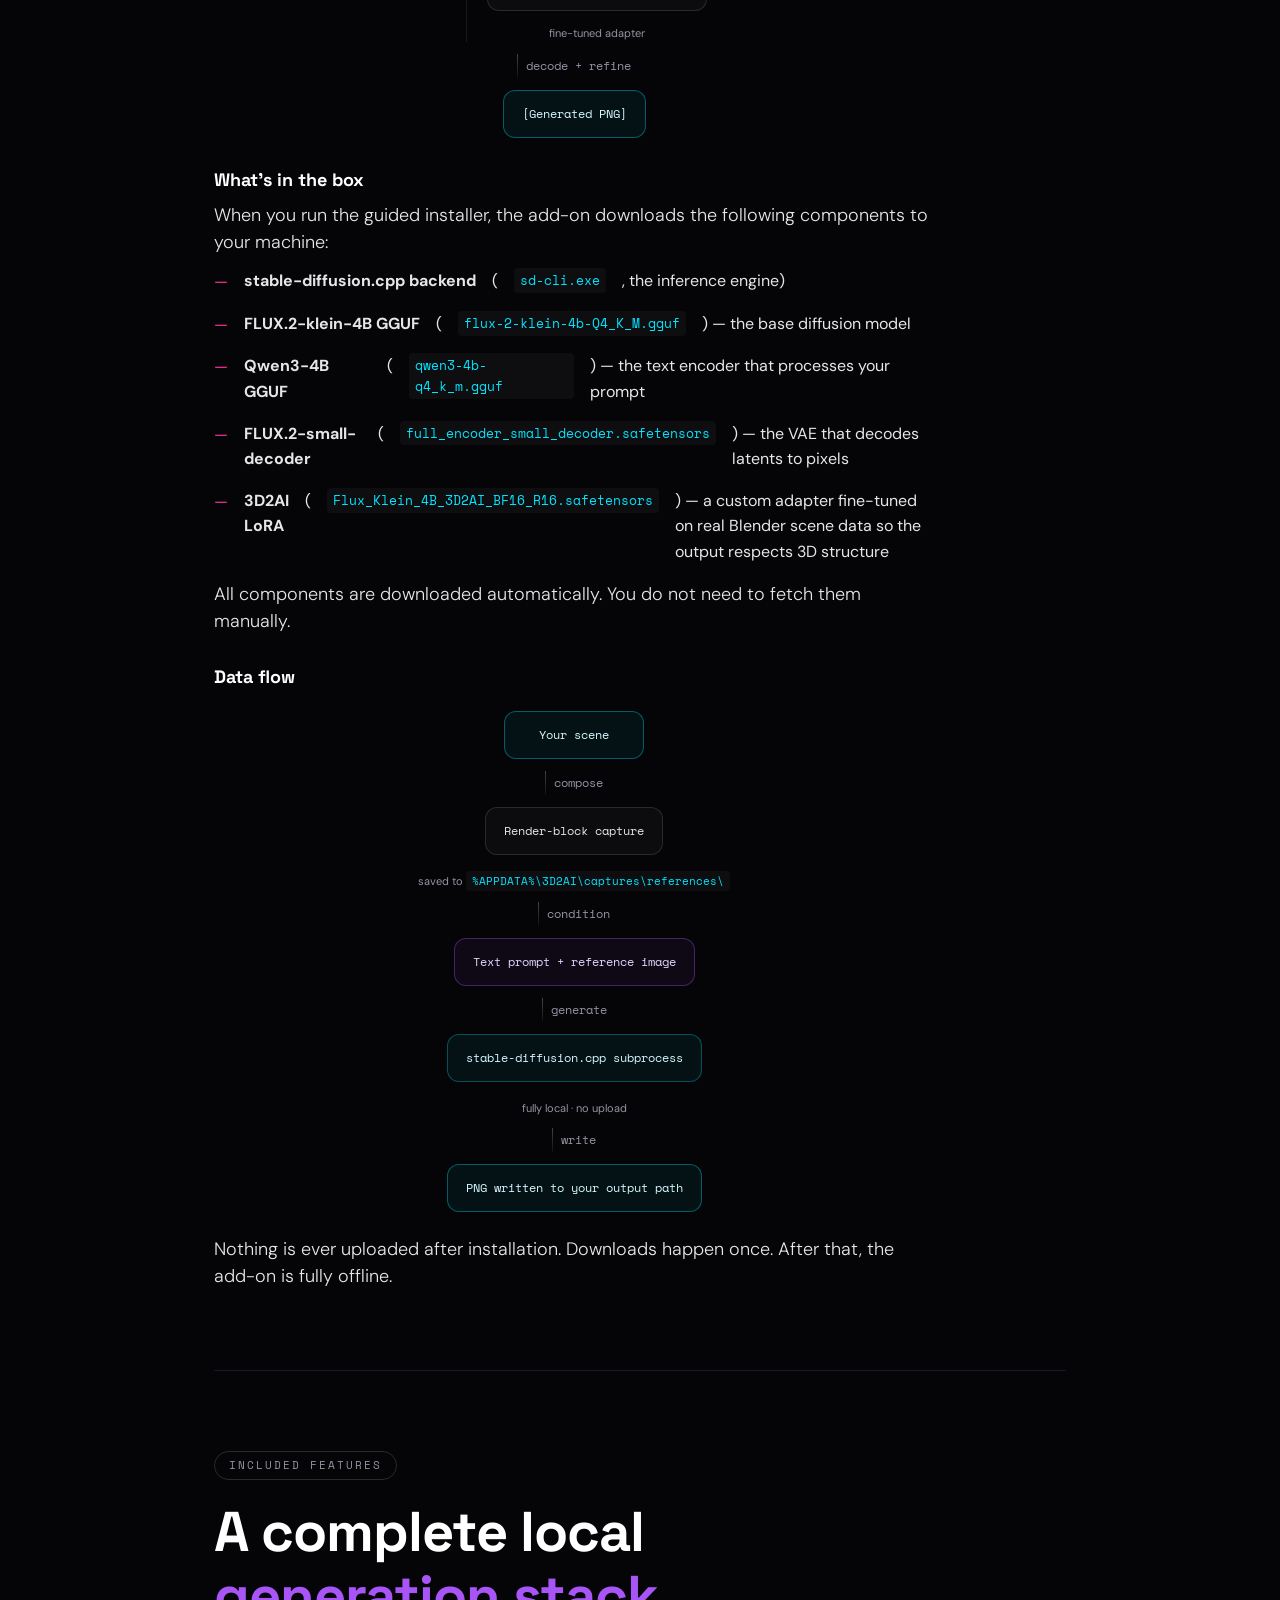
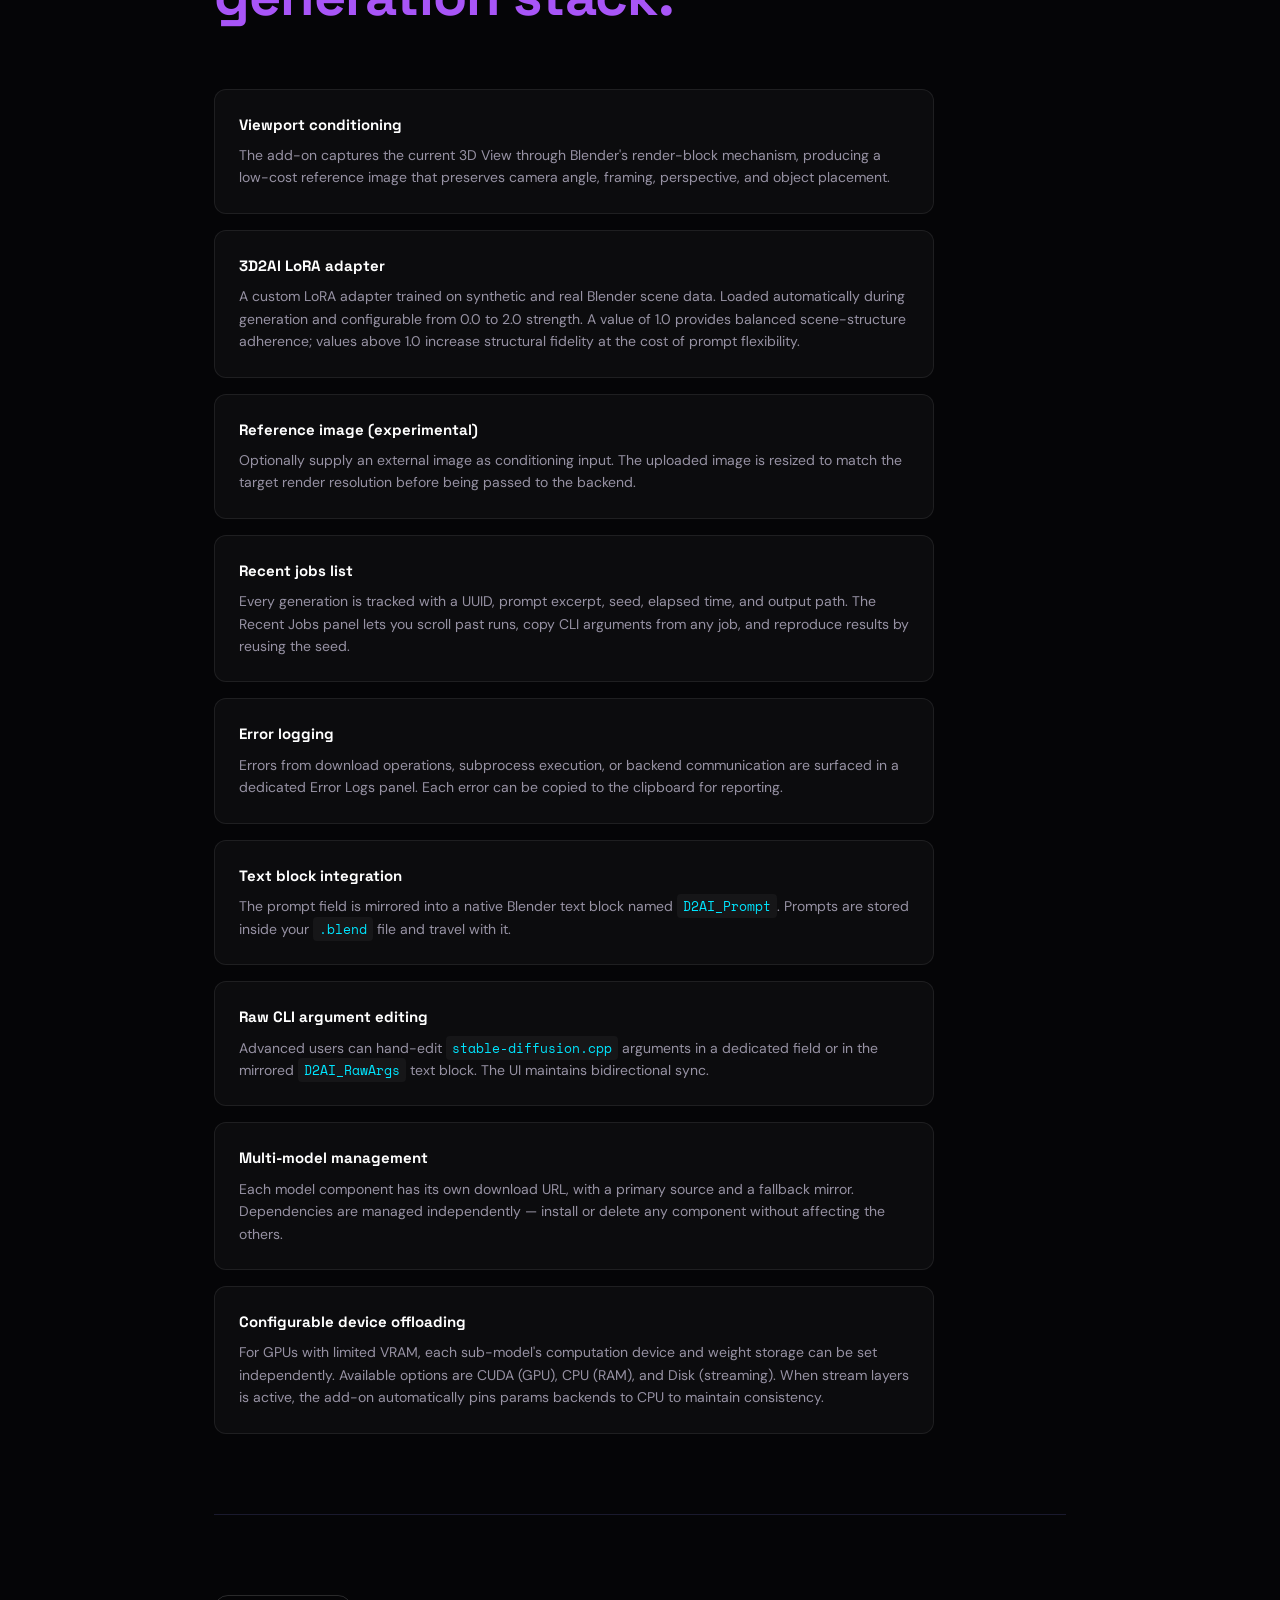
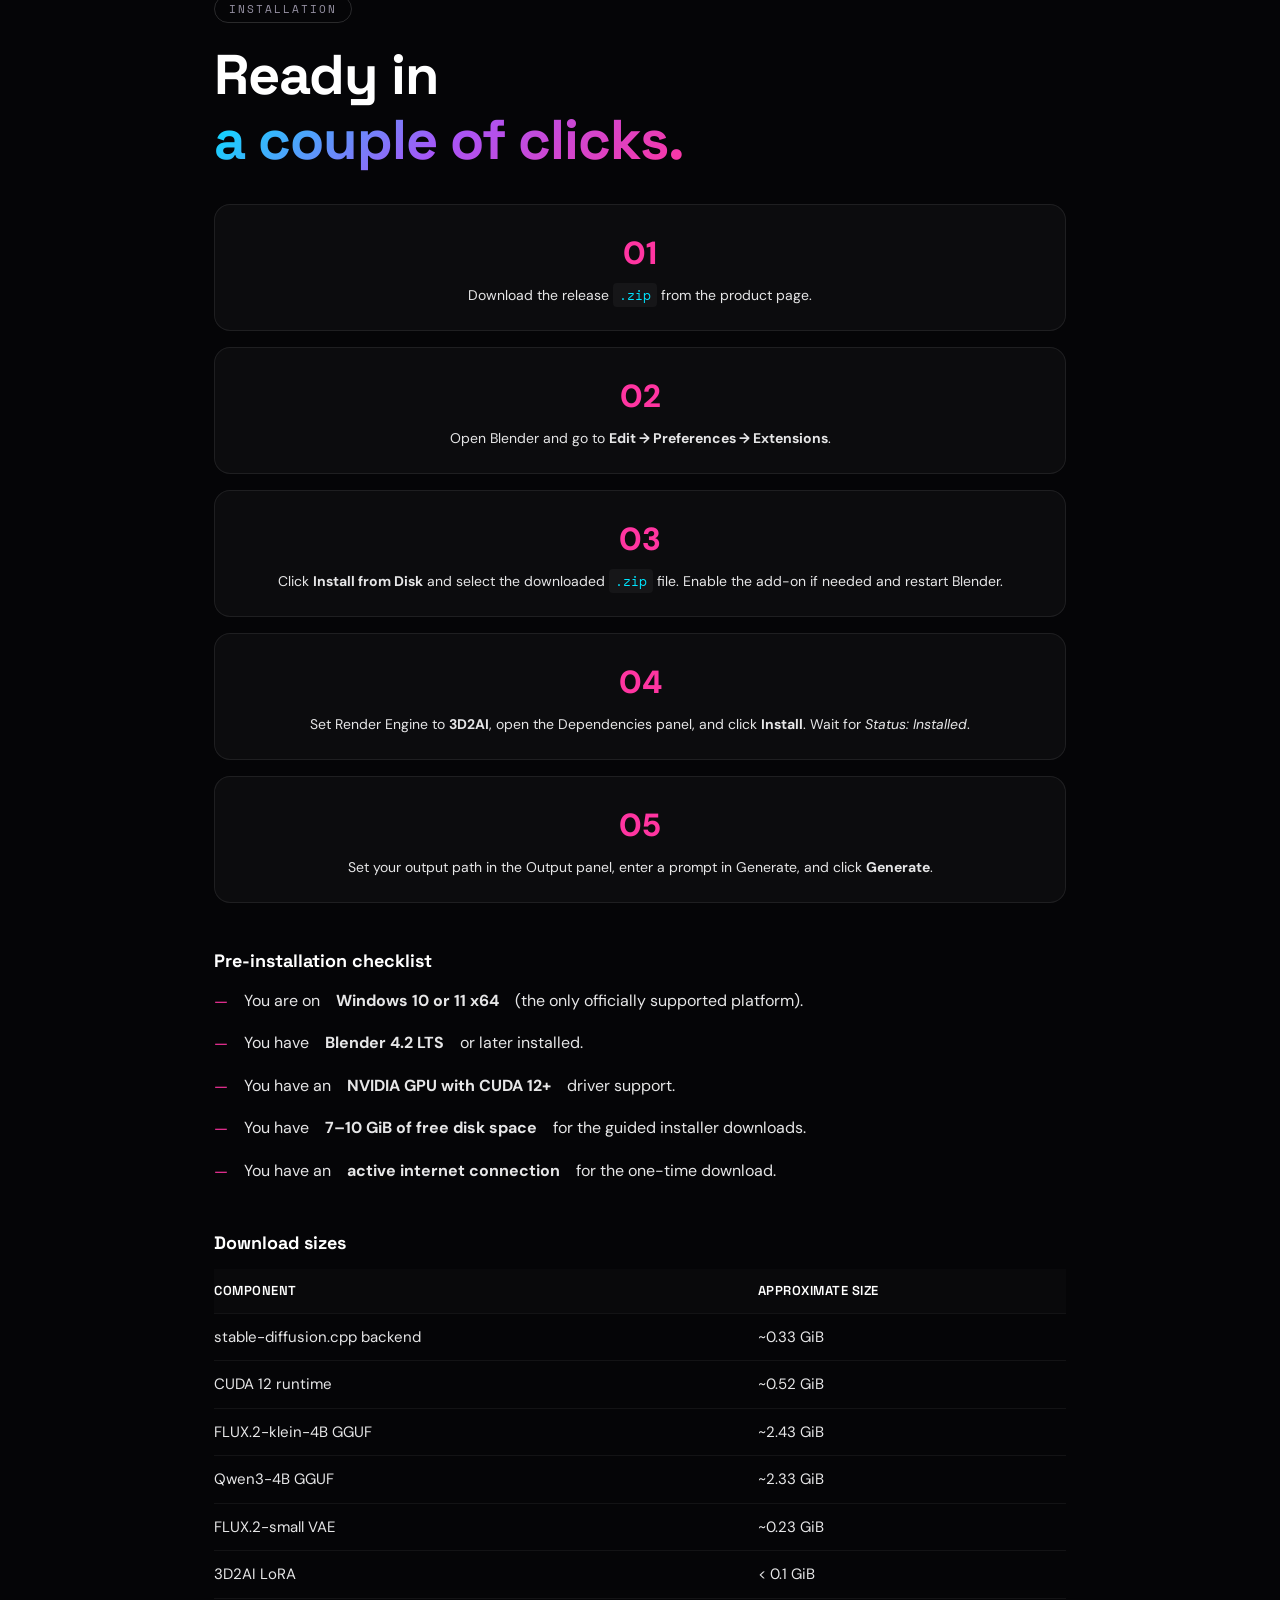
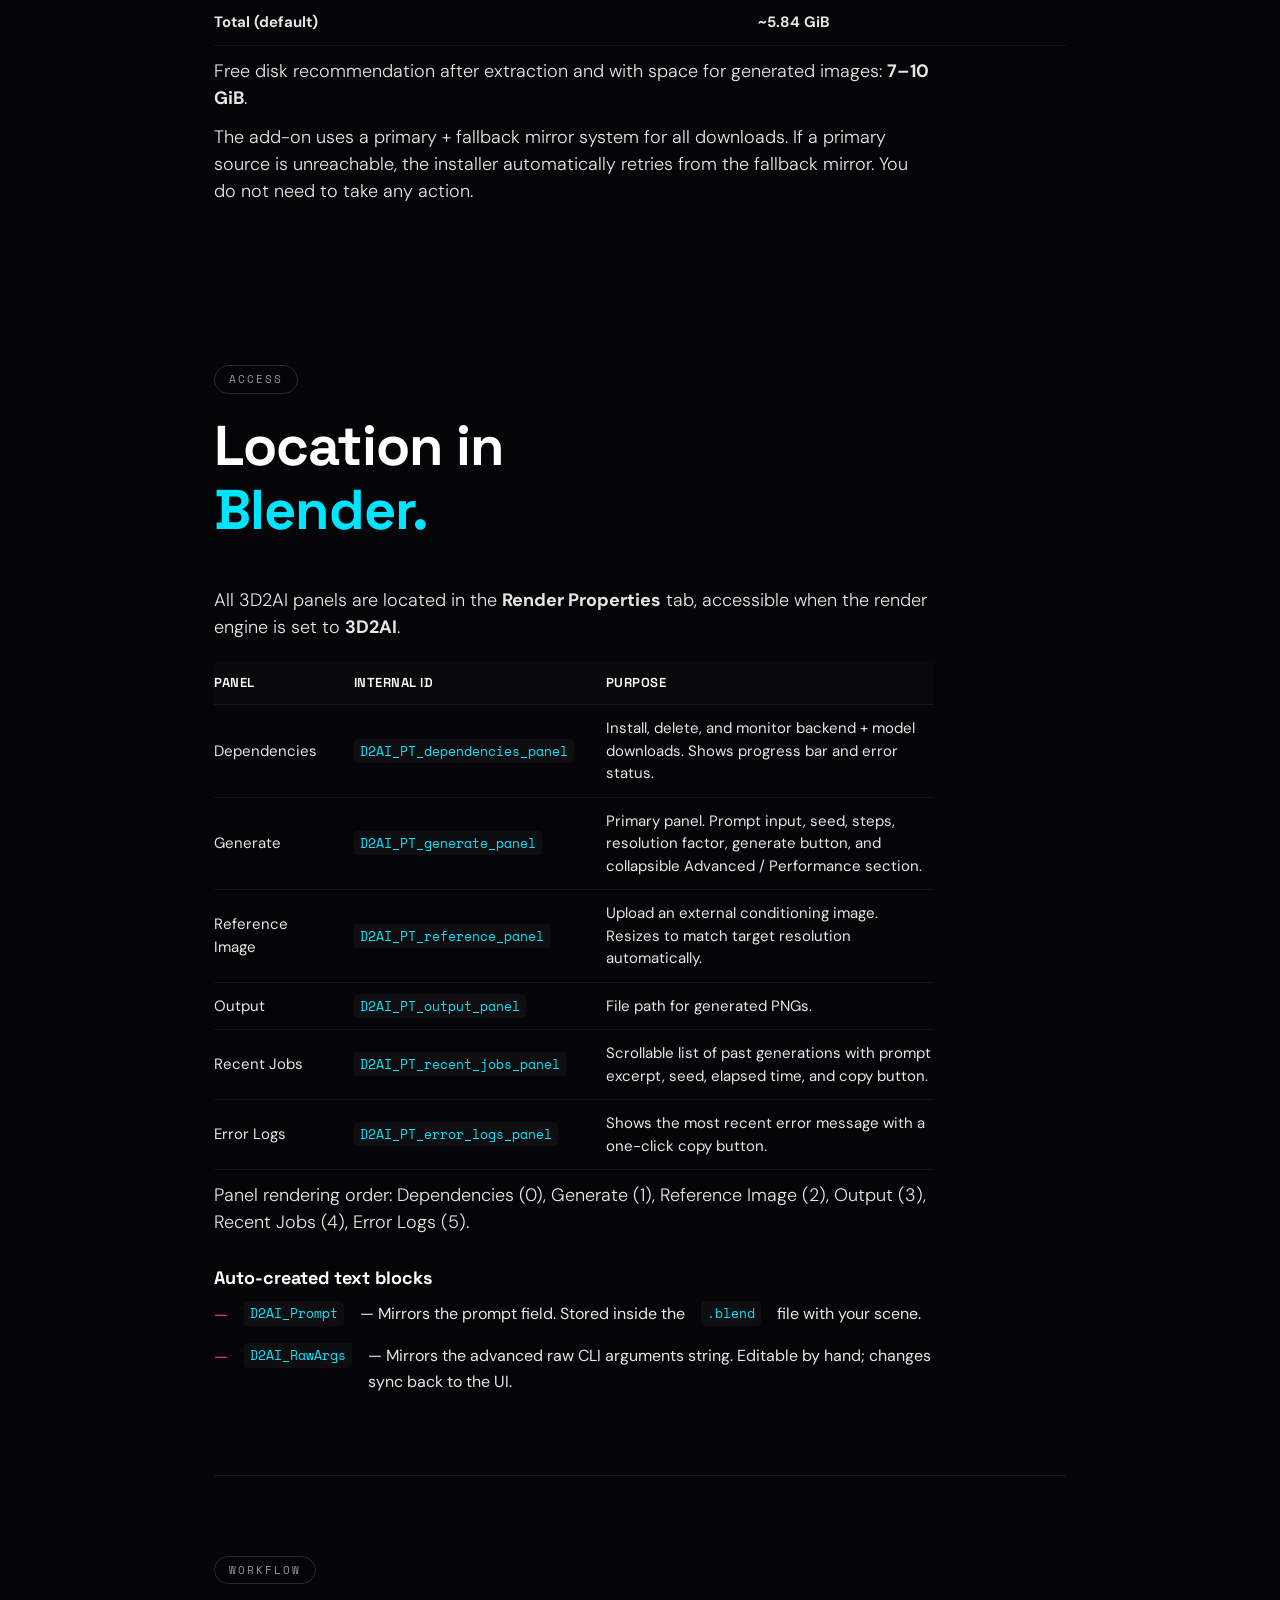
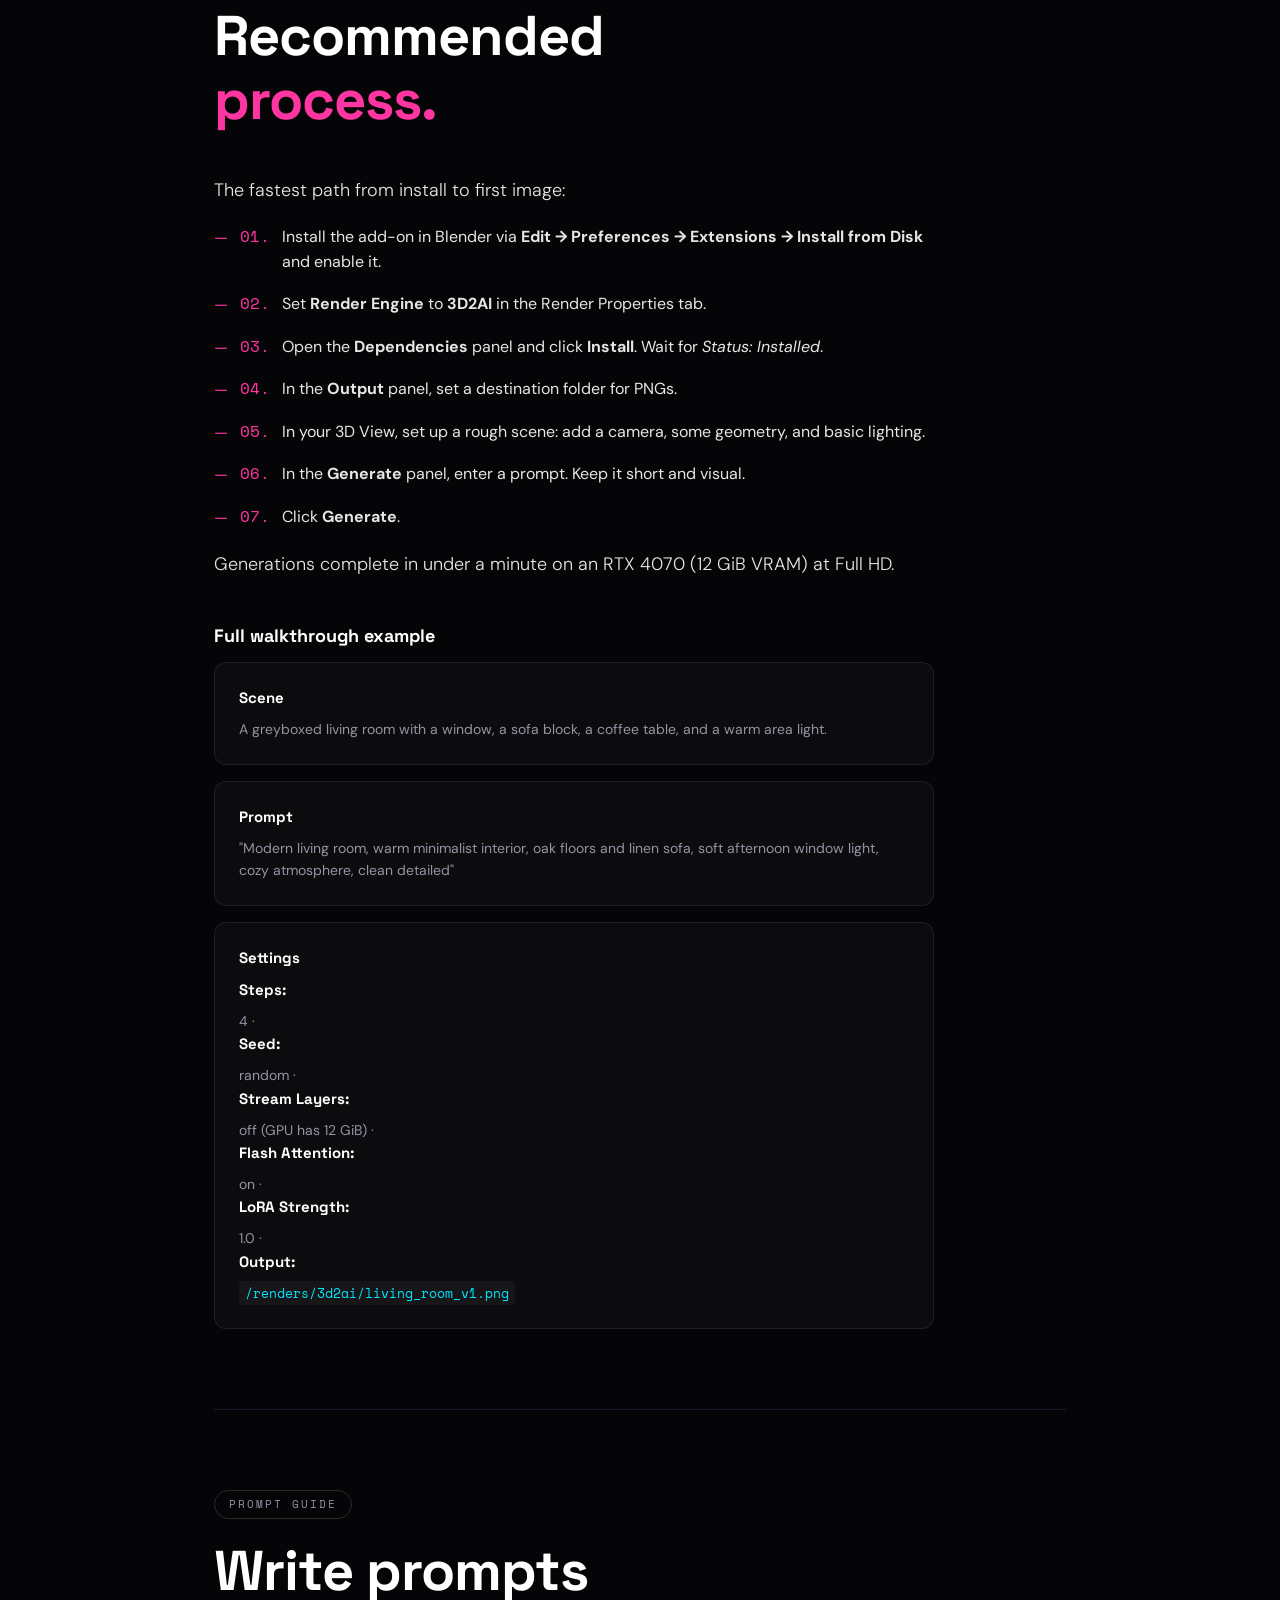
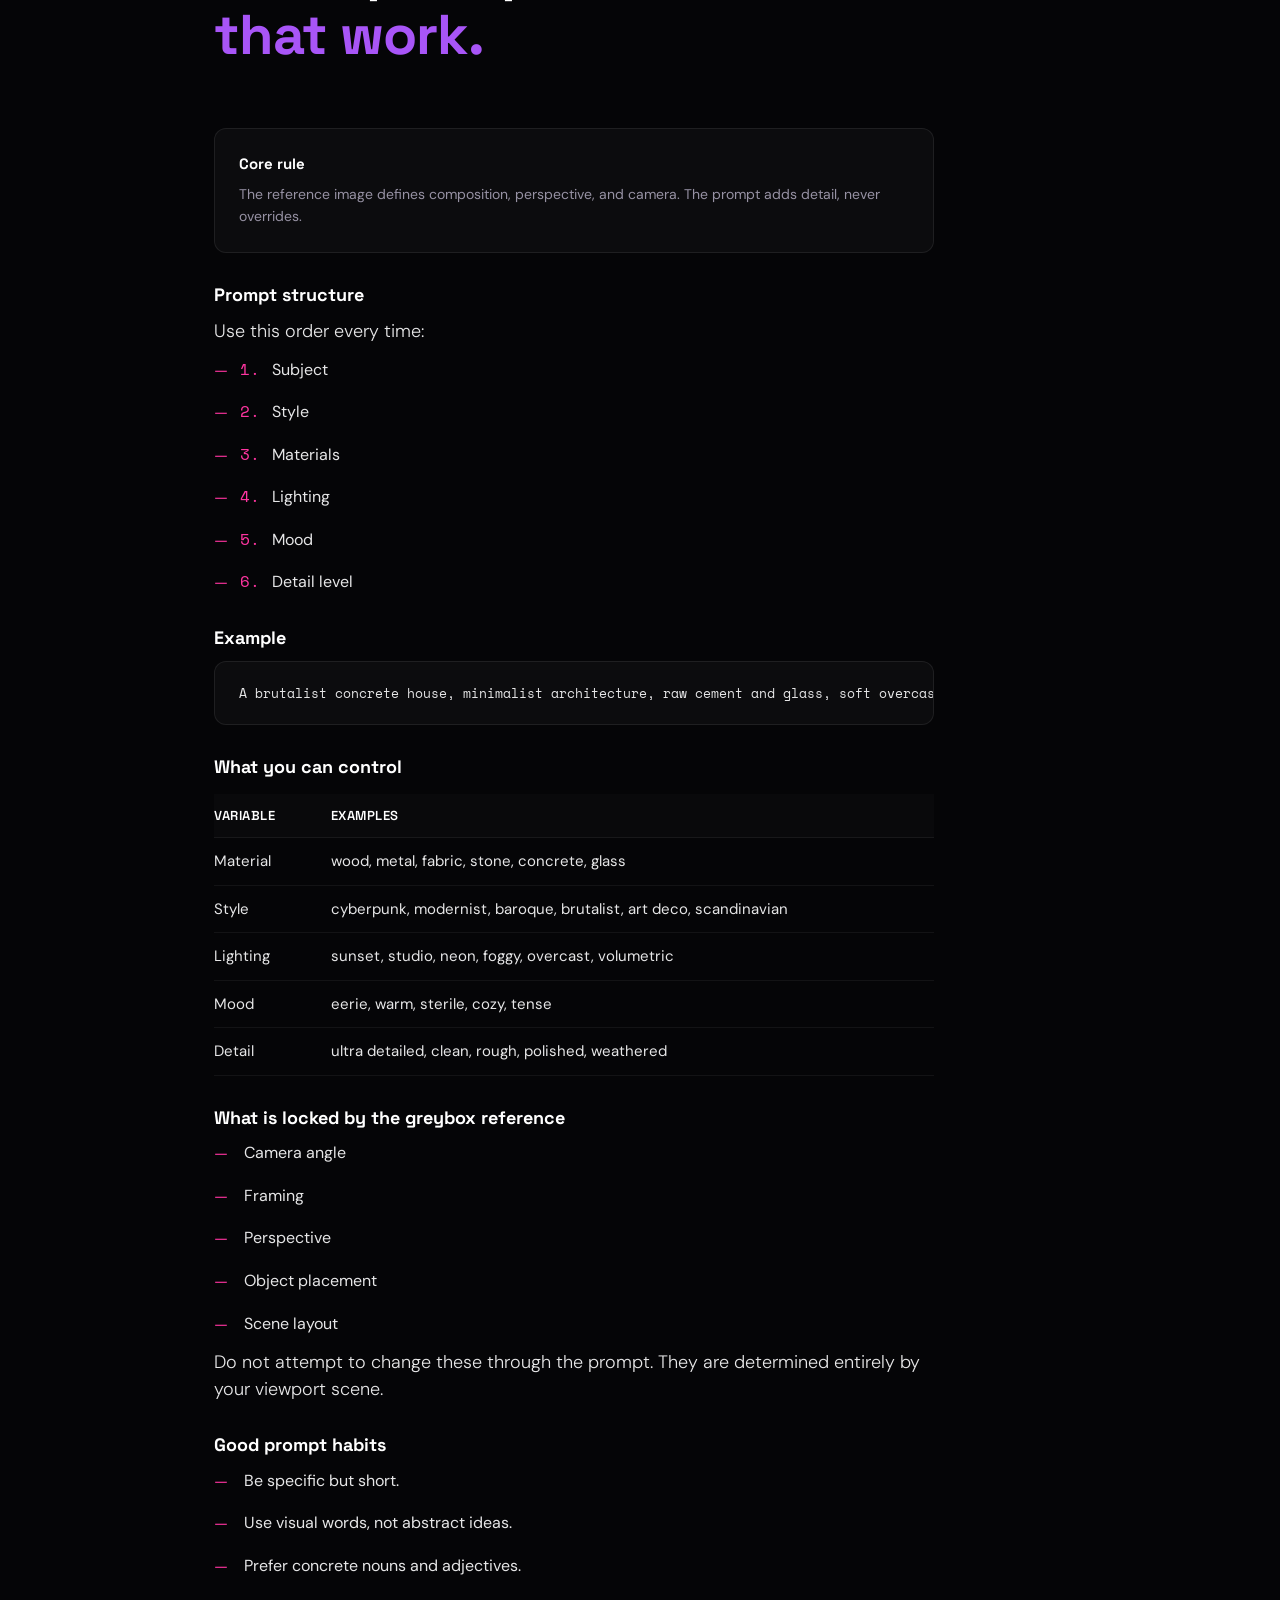
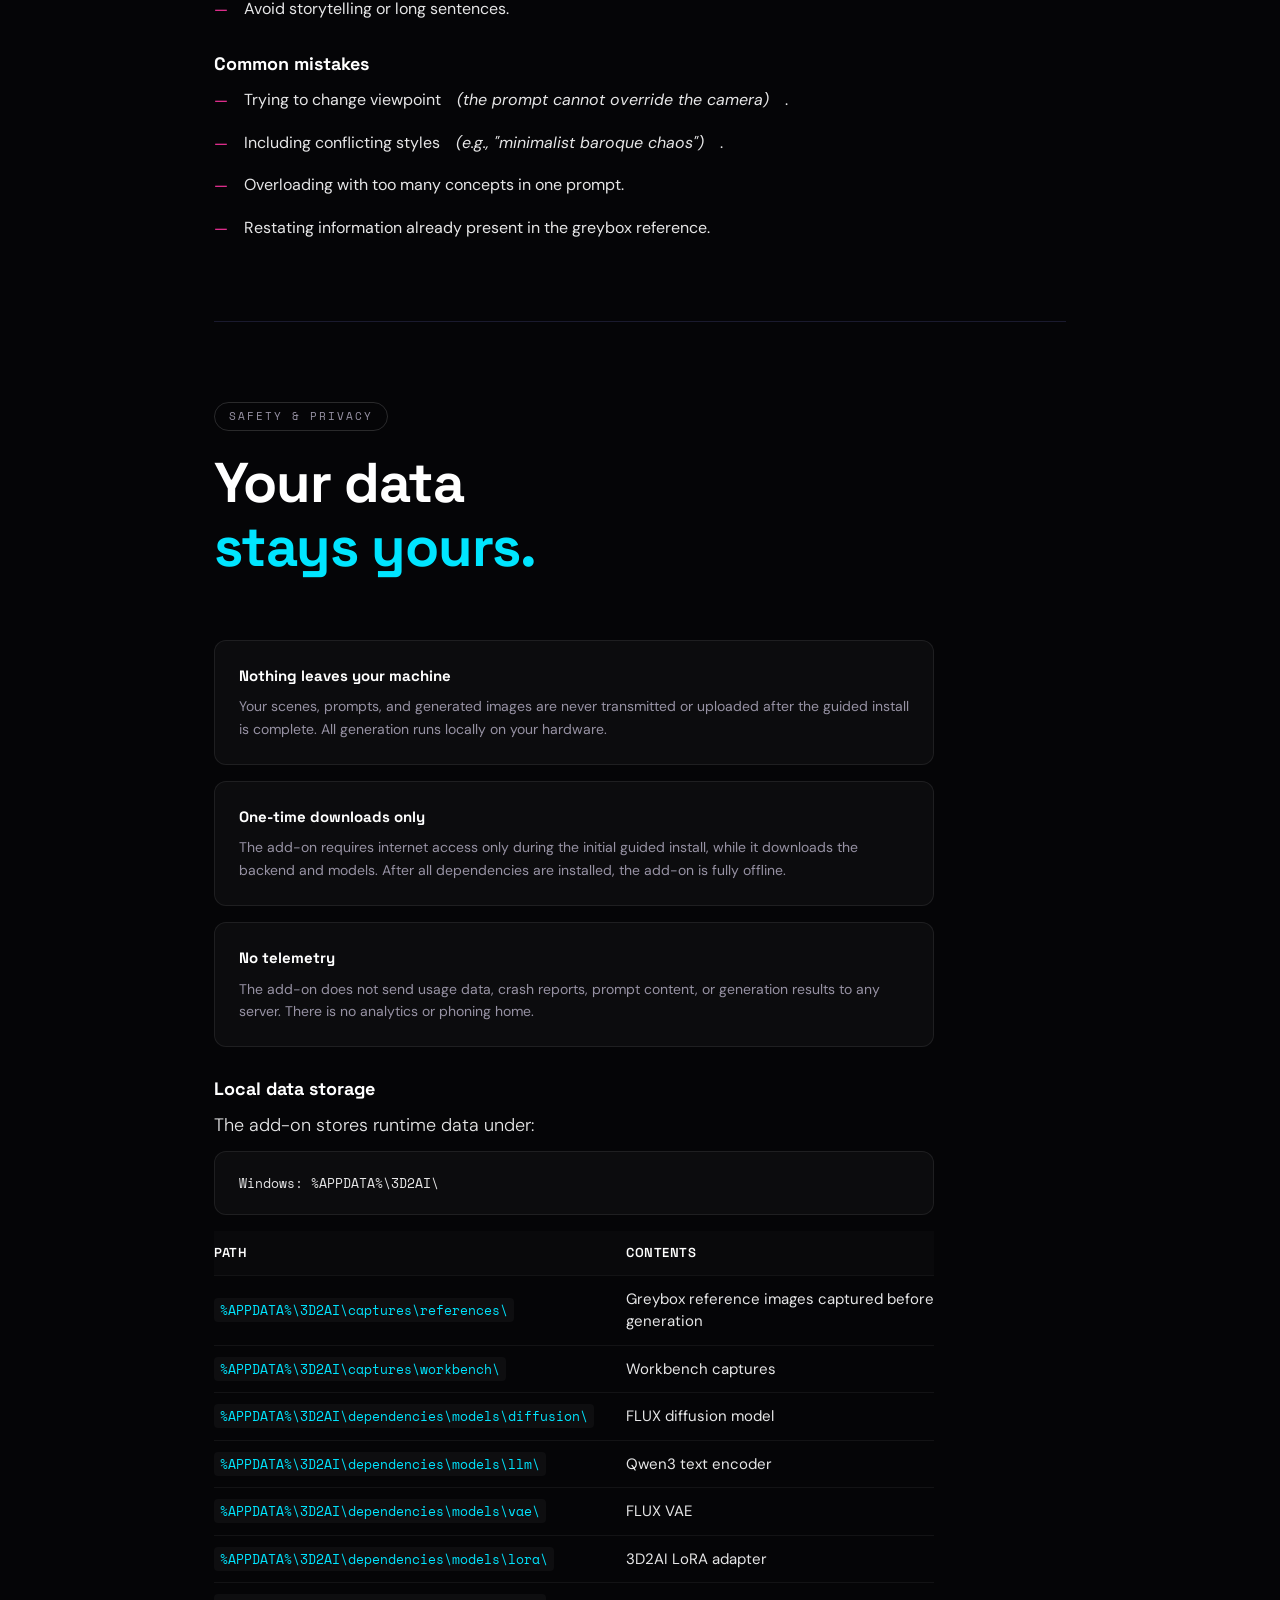
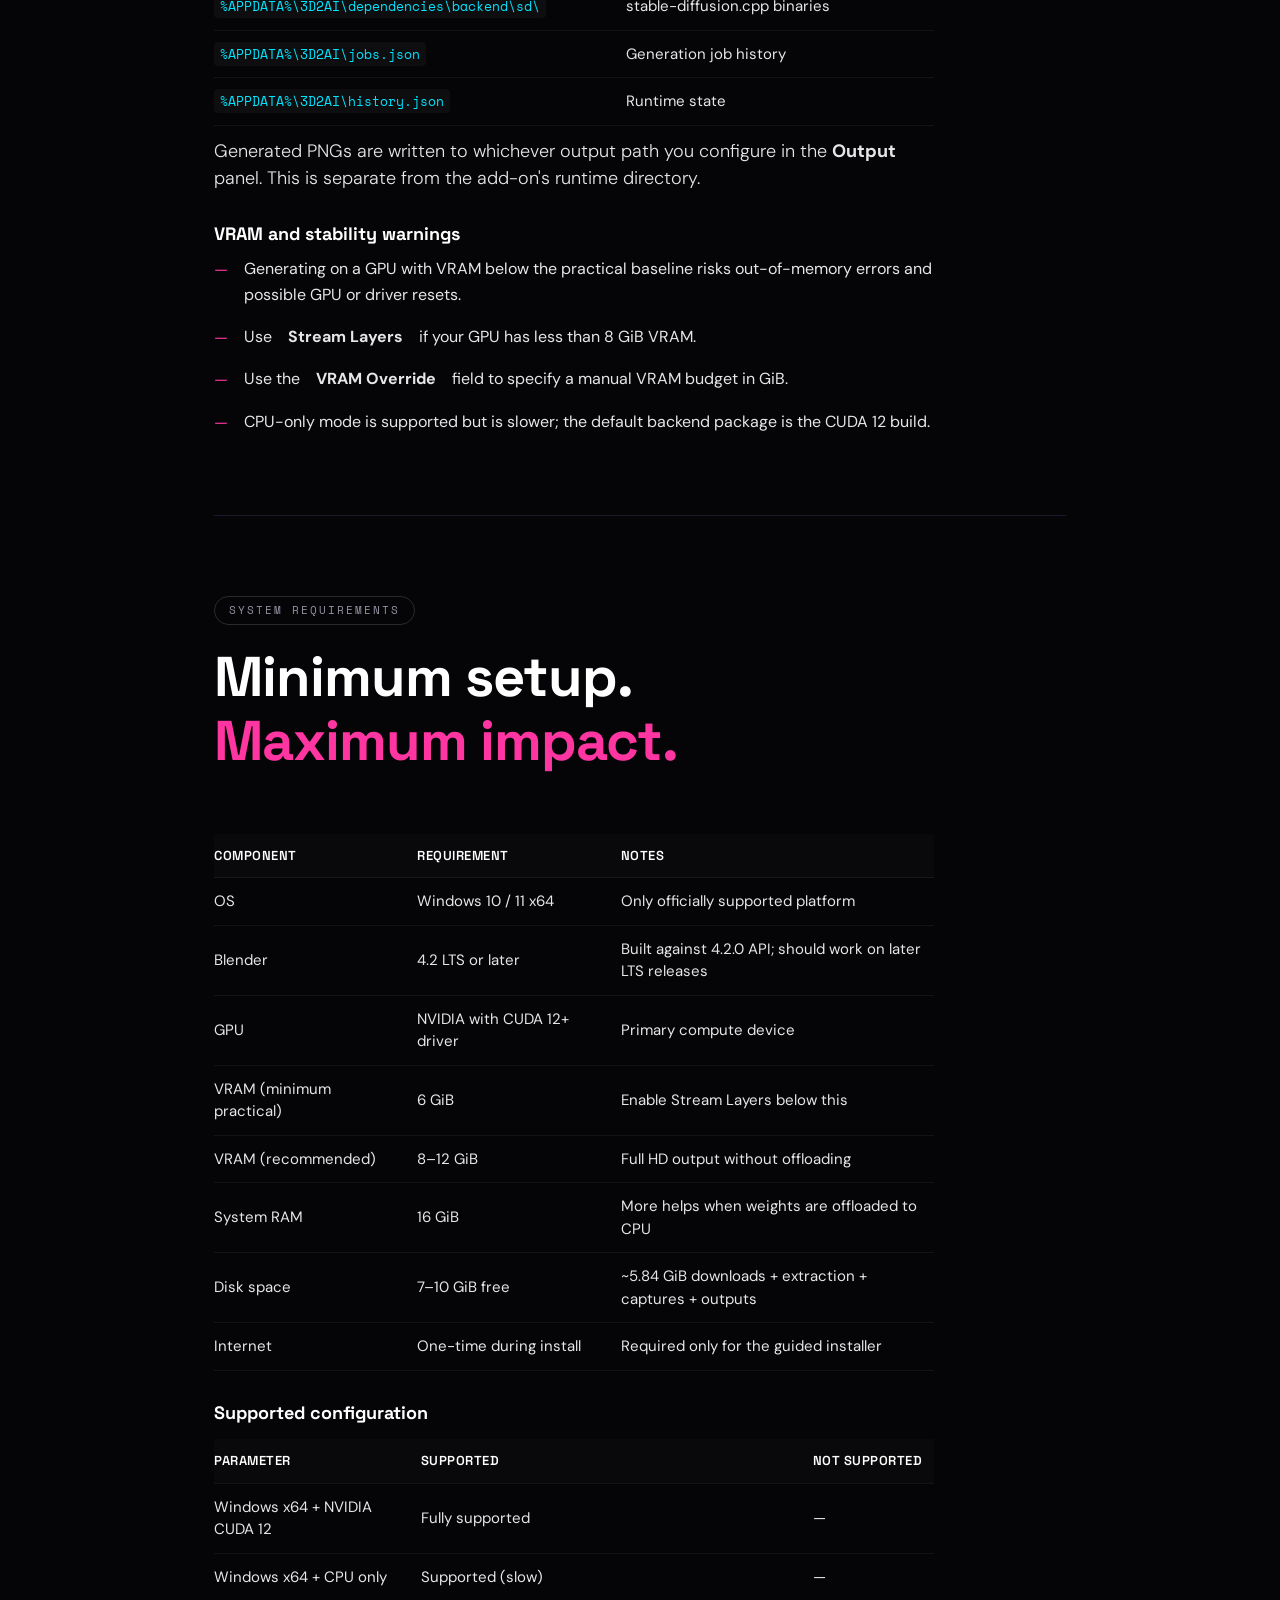
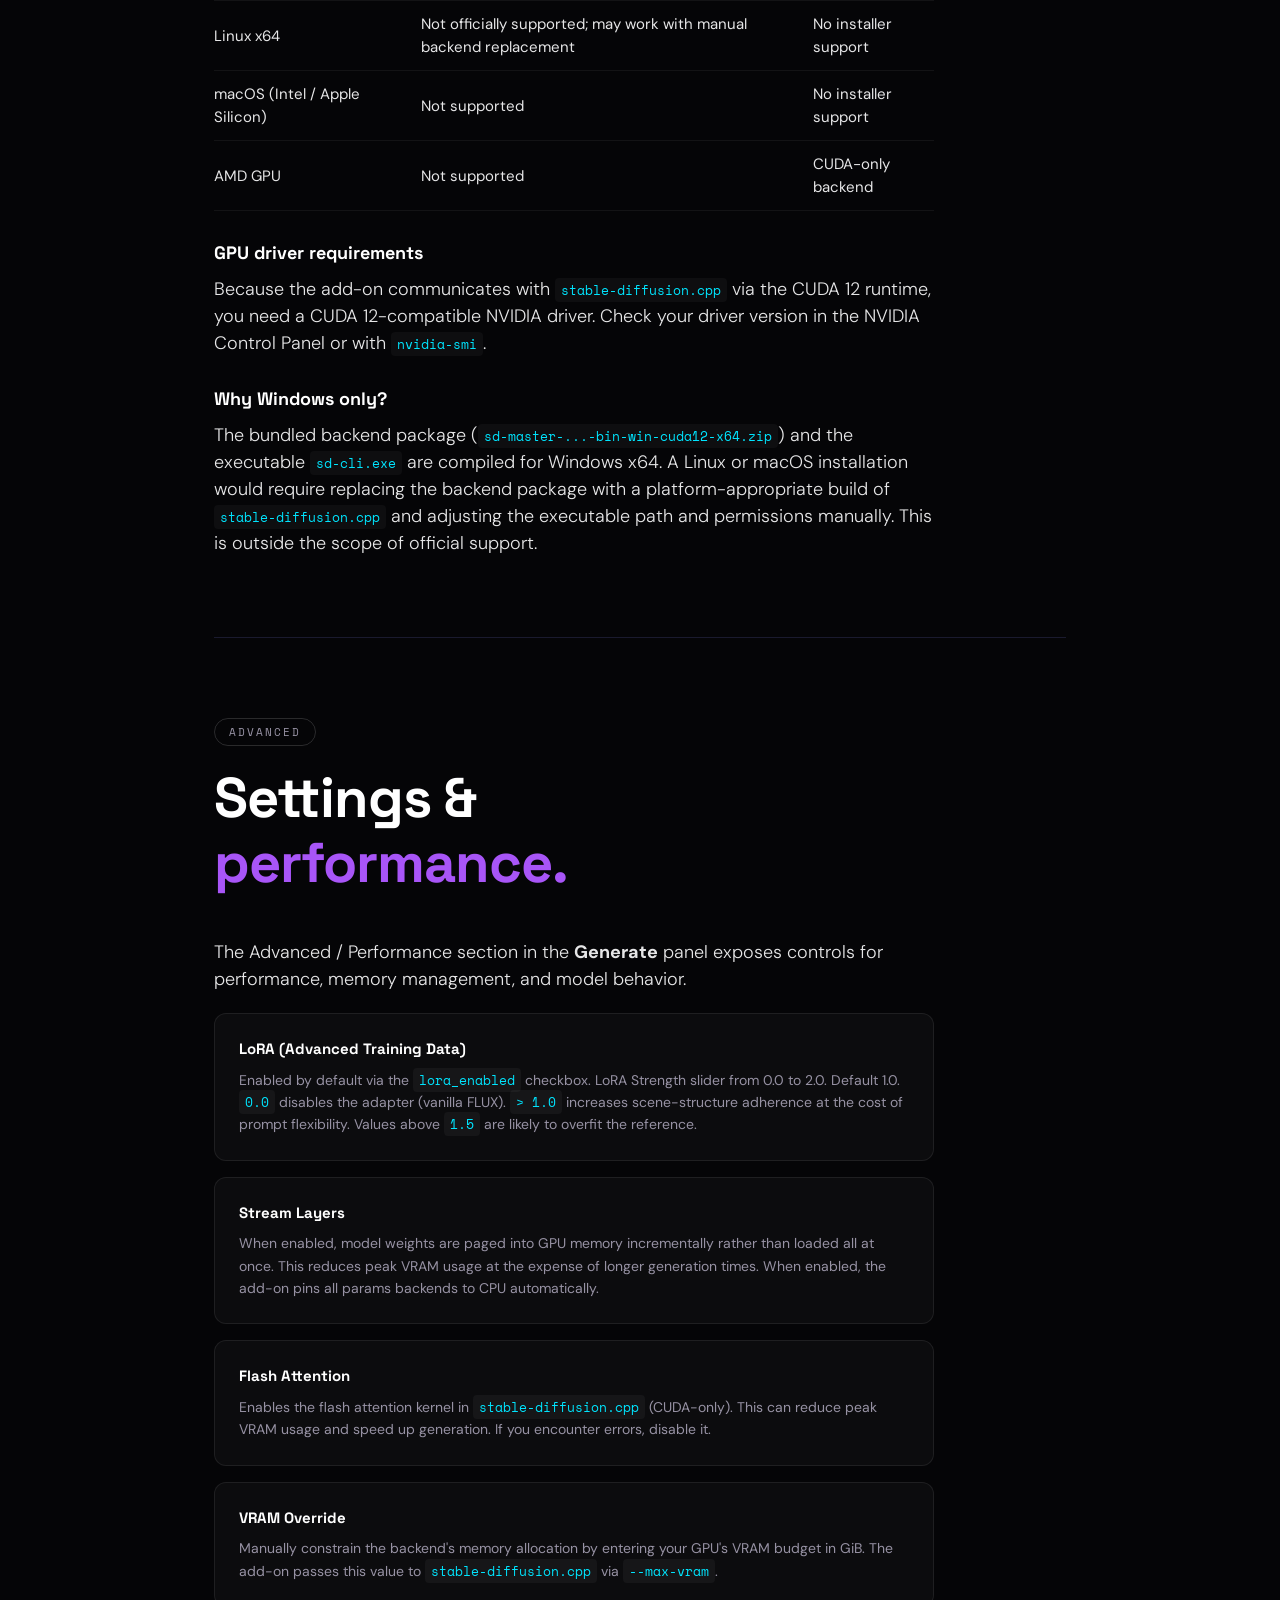
<file: documentation.html>
﻿<!DOCTYPE html>
<html lang="en">
<head>
<meta charset="UTF-8">
<meta name="viewport" content="width=device-width, initial-scale=1.0">
<meta name="theme-color" content="#050507">
<title>3D2AI — Documentation</title>
<link rel="preconnect" href="https://fonts.googleapis.com">
<link href="https://fonts.googleapis.com/css2?family=Space+Grotesk:wght@300;400;500;600;700&family=Space+Mono:ital,wght@0,400;0,700;1,400&family=DM+Sans:ital,opsz,wght@0,9..40,300;0,9..40,400;0,9..40,500;1,9..40,300&display=swap" rel="stylesheet">
<style>
*, *::before, *::after { margin: 0; padding: 0; box-sizing: border-box; }
:root { --black: #050507; --dark: #0a0a0f; --card: #0f0f18; --border: #1a1a2e; --text: #e6e6e7; --text-dim: #9792a4; --white: #fff; --accent1: #ff35a1; --accent2: #a855f7; --accent3: #00e5ff; --gradient1: linear-gradient(135deg, #ff35a1, #a855f7); --gradient2: linear-gradient(135deg, #a855f7, #00e5ff); }
html { scroll-behavior: smooth; height: 100%; }
body { background: var(--black); color: var(--text); font-family: 'DM Sans', sans-serif; font-size: 17px; line-height: 1.5; overflow-x: hidden; cursor: default; max-width: 900px; margin: 0 auto; padding: 0 24px; }
h1, h2, h3, h4 { font-family: 'Space Grotesk', sans-serif; color: var(--white); line-height: 1.15; }
.mono { font-family: 'Space Mono', monospace; }
a { color: var(--accent2); text-decoration: none; }
.wrapper { position: relative; flex: 1; overflow-x: visible; }
#bg-canvas { position: fixed; inset: 0; width: 100%; height: 100%; z-index: -2; pointer-events: none; }
.grain { position: fixed; inset: 0; z-index: 9999; pointer-events: none; opacity: 0.04; mix-blend-mode: overlay; background-image: url("data:image/svg+xml,%3Csvg viewBox='0 0 200 200' xmlns='http://www.w3.org/2000/svg'%3E%3Cfilter id='n'%3E%3CfeTurbulence type='fractalNoise' baseFrequency='0.9' numOctaves='4' stitchTiles='stitch'/%3E%3C/filter%3E%3Crect width='100%25' height='100%25' filter='url(%23n)'/%3E%3C/svg%3E"); }
#top-bar { padding: 14px 24px; text-align: center; font-family: 'Space Mono', monospace; font-size: 11px; letter-spacing: 2.5px; text-transform: uppercase; color: var(--text-dim); border-bottom: 1px solid var(--border); display: flex; align-items: center; justify-content: center; gap: 12px; flex-wrap: wrap; }
#top-bar .dot { width: 6px; height: 6px; border-radius: 50%; background: var(--accent1); box-shadow: 0 0 8px var(--accent1); animation: dotPulse 1.8s ease-in-out infinite; }
@keyframes dotPulse { 0%, 100% { opacity: 0.4; transform: scale(1); } 50% { opacity: 1; transform: scale(1.4); } }
#top-bar a { color: var(--accent2); font-weight: 700; }
#top-bar a:hover { color: var(--white); }
#hero { position: relative; text-align: center; padding: 48px 24px; overflow: hidden; padding-top: 70px; }
.hero-logo-content { position: relative; padding: 2rem 0 1rem; }
.hero-logo { font-size: clamp(48px, 14vw, 96px); font-weight: 700; letter-spacing: -3px; margin: 0; font-family: 'Space Grotesk', sans-serif; color: var(--white); line-height: 1.15; }
.hero-content { position: relative; z-index: 2; max-width: 900px; margin: 0 auto; }
.hero-badge { display: inline-block; padding: 6px 18px; border-radius: 100px; border: 1px solid rgba(255,53,161,0.3); background: rgba(255,53,161,0.08); font-family: 'Space Mono', monospace; font-size: 12px; letter-spacing: 2px; text-transform: uppercase; color: var(--accent1); margin-bottom: 32px; }
.hero-sub { font-size: clamp(18px, 2.5vw, 22px); color: var(--text); max-width: 720px; margin: 32px auto; font-weight: 300; line-height: 1.5; }
#hero-canvas { position: absolute; inset: 0; width: 100%; height: 100%; z-index: -1; pointer-events: none; }
section { position: relative; padding: 80px 0; overflow: hidden; }
.section-inner { max-width: 900px; margin: 0 auto; position: relative; z-index: 2; }
.section-badge { display: inline-block; padding: 5px 14px; border-radius: 100px; font-family: 'Space Mono', monospace; font-size: 11px; letter-spacing: 2px; text-transform: uppercase; margin-bottom: 20px; border: 1px solid rgba(255,255,255,0.15); color: var(--text-dim); }
.section-title { font-size: clamp(32px, 5vw, 56px); font-weight: 700; letter-spacing: -1px; margin-bottom: 20px; }
.section-desc { font-size: 18px; color: var(--text); max-width: 720px; margin-bottom: 0px; font-weight: 300; }
.gradient-text1 { background: linear-gradient(135deg, #00e5ff 0%, #a855f7 50%, #ff35a1 100%); -webkit-background-clip: text; -webkit-text-fill-color: transparent; mix-blend-mode: screen; }
.hl { color: var(--accent1); }
.hl-purple { color: var(--accent2); }
.hl-cyan { color: var(--accent3); }
.split-section { border-bottom: 1px solid var(--border); }
.split-grid { display: grid; grid-template-columns: 1fr; gap: 24px; max-width: 900px; margin: 0 auto; }
.content-narrow { max-width: 720px; }
.content-list { display: flex; flex-direction: column; gap: 16px; }
.content-list li { display: flex; gap: 16px; align-items: flex-start; color: var(--text); font-size: 16px; line-height: 1.6; }
.content-list li::before { content: '—'; color: var(--accent1); flex-shrink: 0; margin-top: 1px; }
pre { background: rgba(255,255,255,0.03); border: 1px solid rgba(255,255,255,0.08); border-radius: 12px; padding: 20px 24px; overflow-x: auto; font-family: 'Space Mono', monospace; font-size: 13px; line-height: 1.7; color: var(--text); }
code { font-family: 'Space Mono', monospace; font-size: 13px; background: rgba(255,255,255,0.04); padding: 2px 6px; border-radius: 4px; color: var(--accent3); }
.table-wrap { overflow-x: auto; margin-top: 16px; }
table { width: 100%; border-collapse: collapse; font-size: 15px; }
th, td { padding: 12px 16px; text-align: left; border-bottom: 1px solid rgba(255,255,255,0.06); line-height: 1.5; }
th { font-family: 'Space Grotesk', sans-serif; font-weight: 600; color: var(--white); font-size: 13px; text-transform: uppercase; letter-spacing: 0.5px; background: rgba(255,255,255,0.02); }
td { color: var(--text); }
tr:hover td { background: rgba(255,255,255,0.02); }
td:first-child, th:first-child { padding-left: 0; }
td:last-child, th:last-child { padding-right: 0; }
.callout { background: rgba(255,255,255,0.03); border: 1px solid rgba(255,255,255,0.08); border-radius: 12px; padding: 24px; margin-top: 16px; }
.callout strong { color: var(--white); display: block; margin-bottom: 8px; font-family: 'Space Grotesk', sans-serif; font-size: 15px; }
.callout p { color: var(--text-dim); font-size: 14px; line-height: 1.6; margin: 0; }
.feature-list { display: flex; flex-wrap: wrap; gap: 12px; margin-top: 24px; justify-content: center; }
.feature-chip { padding: 8px 18px; border-radius: 100px; font-size: 13px; font-family: 'Space Mono', monospace; border: 1px solid rgba(255,255,255,0.08); background: rgba(255,255,255,0.03); color: var(--text); }
.specs-card { background: rgba(255,255,255,0.03); border: 1px solid rgba(255,255,255,0.08); border-radius: 16px; padding: 32px; transition: border-color 0.3s, transform 0.3s; }
.specs-card:hover { border-color: rgba(168,85,247,0.3); transform: translateY(-2px); }
.specs-card ul { list-style: none; padding: 0; margin: 0; color: var(--text); font-size: 15px; line-height: 2; }
.specs-card li { display: flex; gap: 12px; }
.specs-card li + li { border-top: 1px solid rgba(255,255,255,0.05); padding-top: 8px; margin-top: 8px; }
.specs-card strong { color: var(--white); display: inline-block; width: 130px; flex-shrink: 0; }
.install-grid { display: grid; grid-template-columns: 1fr; gap: 16px; margin-top: 32px; }
.install-card { background: rgba(255,255,255,0.03); border: 1px solid rgba(255,255,255,0.08); border-radius: 16px; padding: 24px; text-align: center; transition: border-color 0.3s, transform 0.3s; }
.install-card:hover { border-color: rgba(168,85,247,0.3); transform: translateY(-2px); }
.install-num { font-weight: 800; font-size: 32px; color: var(--accent1); margin-bottom: 8px; }
.install-card p { color: var(--text); font-size: 14px; line-height: 1.5; }
.faq-list { display: flex; flex-direction: column; gap: 12px; max-width: 900px; margin: 0 auto; }
.faq-item { background: rgba(255,255,255,0.04); border: 1px solid rgba(255,255,255,0.16); border-radius: 12px; overflow: hidden; transition: border-color 0.2s, background 0.2s, transform 0.3s; }
.faq-item[open] { border-color: rgba(255,53,161,0.3); background: rgba(255,53,161,0.03); }
.faq-item:hover { border-color: rgba(255,255,255,0.3); transform: translateY(-2px); }
.faq-item summary { padding: 20px 24px; cursor: pointer; font-weight: 600; font-size: 15px; color: var(--white); list-style: none; display: flex; align-items: center; justify-content: space-between; gap: 16px; transition: color 0.2s; }
.faq-item summary::-webkit-details-marker { display: none; }
.faq-item summary::after { content: '+'; font-family: 'Space Mono', monospace; font-size: 22px; color: var(--accent1); font-weight: 400; flex-shrink: 0; transition: transform 0.25s ease; }
.faq-item[open] summary::after { transform: rotate(45deg); }
.faq-item summary:hover { color: var(--accent1); }
.faq-item p { padding: 0 24px 22px; color: var(--text-dim); font-size: 14px; line-height: 1.7; font-weight: 300; }
footer { padding: 60px 24px; text-align: center; border-top: 1px solid var(--border); }
.footer-logo { font-family: 'DM Sans', sans-serif; font-weight: 800; font-size: 24px; color: var(--white); margin-bottom: 16px; }
.footer-logo span { background: var(--gradient1); -webkit-background-clip: text; -webkit-text-fill-color: transparent; }
footer p { color: var(--text-dim); font-size: 14px; }
.footer-links { margin-top: 14px; display: flex; gap: 24px; justify-content: center; flex-wrap: wrap; align-items: center; }
.footer-links a { font-size: 13px; color: var(--text-dim); font-family: 'Space Mono', monospace; text-decoration: none; }
.footer-links a:hover { color: var(--white); }
.discord-icon { display: inline-flex; align-items: center; justify-content: center; width: 22px; height: 22px; opacity: 0.75; transition: opacity 0.2s; }
.discord-icon:hover { opacity: 1; }
.discord-icon svg { width: 100%; height: 100%; fill: currentColor; }
.btn-primary { display: inline-flex; align-items: center; gap: 10px; padding: 16px 40px; border-radius: 100px; background: linear-gradient(135deg, #00e5ff, #a855f7); color: var(--black); font-family: 'DM Sans', sans-serif; font-weight: 700; font-size: 16px; transition: transform 0.2s, box-shadow 0.3s; cursor: pointer; border: none; }
.btn-outline { display: inline-flex; align-items: center; gap: 10px; padding: 16px 40px; border-radius: 100px; background: transparent; color: var(--white); border: 1px solid rgba(255,255,255,0.15); font-family: 'DM Sans', sans-serif; font-weight: 700; font-size: 16px; transition: all 0.3s; cursor: pointer; }
.btn-outline:hover { border-color: var(--accent2); color: var(--accent2); box-shadow: 0 0 30px rgba(0,229,255,0.15); }
.reveal { opacity: 0; filter: blur(8px); transform: translateY(30px); transition: all 1s cubic-bezier(0.16, 1, 0.3, 1); }
.reveal.in-view { opacity: 1; filter: blur(0); transform: translateY(0); }
@media (max-width: 768px) { section { padding: 48px 0; } .feature-list { justify-content: center; } .faq-item summary { padding: 18px 20px; font-size: 15px; } .faq-item p { padding: 0 20px 20px; font-size: 14px; } th, td { padding: 10px 12px; } }

/* ─── DIAGRAMS ─── */
.diagram { display: flex; flex-direction: column; align-items: center; gap: 12px; margin: 24px 0; }
.diagram-row { display: flex; align-items: center; justify-content: center; gap: 12px; flex-wrap: wrap; }
.diagram-node { background: rgba(255,255,255,0.03); border: 1px solid rgba(255,255,255,0.12); border-radius: 12px; padding: 14px 18px; font-family: 'Space Mono', monospace; font-size: 12px; color: var(--text); text-align: center; min-width: 140px; transition: border-color 0.3s, transform 0.3s, box-shadow 0.3s; }
.diagram-node:hover { border-color: rgba(168,85,247,0.4); transform: translateY(-2px); box-shadow: 0 12px 40px rgba(0,0,0,0.4); }
.diagram-node.accent-pink { border-color: rgba(255,53,161,0.35); background: rgba(255,53,161,0.06); color: #ffd6f2; }
.diagram-node.accent-purple { border-color: rgba(168,85,247,0.35); background: rgba(168,85,247,0.06); color: #e3d6ff; }
.diagram-node.accent-cyan { border-color: rgba(0,229,255,0.35); background: rgba(0,229,255,0.06); color: #d6f8ff; }
.diagram-label { font-size: 11px; color: var(--text-dim); text-align: center; margin-top: 4px; }
.diagram-arrow { display: flex; align-items: center; justify-content: center; color: var(--text-dim); font-family: 'Space Mono', monospace; font-size: 12px; gap: 8px; }
.diagram-arrow-line { width: 1px; height: 24px; background: linear-gradient(to bottom, rgba(255,255,255,0.25), rgba(255,255,255,0.05)); }
.diagram-arrow-down { width: 12px; height: 12px; border-right: 1px solid rgba(255,255,255,0.25); border-bottom: 1px solid rgba(255,255,255,0.25); transform: rotate(45deg); margin-top: -6px; }
.diagram-branch { display: flex; flex-direction: column; gap: 10px; margin-left: 24px; padding-left: 20px; border-left: 1px solid rgba(255,255,255,0.08); }
.diagram-meta { font-size: 11px; color: var(--text-dim); margin-top: 6px; text-align: center; }
.diagram-meta code { font-family: 'Space Mono', monospace; font-size: 11px; background: rgba(255,255,255,0.04); padding: 2px 6px; border-radius: 4px; color: var(--accent3); }
</style>
</head>
<body>
<canvas id="bg-canvas"></canvas>
<div class="grain"></div>
<div class="wrapper">
<!-- TOP BAR -->
<div id="top-bar">
  <span>3D2AI — Documentation</span>
</div>

<!-- HERO -->
<section id="hero">
  <div class="hero-logo-content">
    <canvas id="hero-canvas"></canvas>
    <h1 class="hero-logo reveal">Documentation</h1>
  </div>

  <div class="hero-content">
    <div class="hero-badge reveal">3D2AI</div>
    <h2 class="reveal" style="font-weight: 600; font-size: clamp(22px, 3.5vw, 32px); margin-bottom: 12px;">Everything you need to install, configure, and generate with 3D2AI.</h2>
    <p class="hero-sub reveal">From first install to advanced CLI tuning, this guide covers the full add-on stack.</p>
  </div>
</section>
<!-- OVERVIEW -->
<section class="split-section">
  <div class="split-grid">
    <div>
      <div class="section-badge reveal">Overview</div>
      <h2 class="section-title reveal">What is 3D2AI?</h2>
    </div>
    <div class="content-narrow">
      <p class="section-desc reveal" style="margin-bottom: 20px;">3D2AI is a Blender add-on that uses a locally-running AI image generation pipeline to produce final images from rough viewport compositions. It captures the current 3D view — including camera, layout, and lighting — as a conditioning reference, accepts a text prompt, and produces an image in under a minute without rendering.</p>
      <h3 class="reveal" style="font-size: 18px; margin: 32px 0 12px;">Architecture</h3>
      <div class="diagram reveal">
        <div class="diagram-node accent-cyan">[Blender Viewport]</div>
        <div class="diagram-arrow"><div class="diagram-arrow-line"></div><span>conditioning</span></div>
        <div class="diagram-node accent-purple">Render-Block Capture</div>
        <div class="diagram-meta">produces <code>greybox reference image</code></div>
        <div class="diagram-arrow"><div class="diagram-arrow-line"></div><span>prompt + reference</span></div>
        <div class="diagram-node accent-pink">stable-diffusion.cpp</div>
        <div class="diagram-branch">
          <div class="diagram-node">FLUX.2-klein-4B</div>
          <div class="diagram-label">diffusion model</div>
          <div class="diagram-node">Qwen3-4B</div>
          <div class="diagram-label">text encoder / LLM</div>
          <div class="diagram-node">full_encoder_small_decoder</div>
          <div class="diagram-label">VAE</div>
          <div class="diagram-node">Flux_Klein_4B_3D2AI_LoRA</div>
          <div class="diagram-label">fine-tuned adapter</div>
        </div>
        <div class="diagram-arrow"><div class="diagram-arrow-line"></div><span>decode + refine</span></div>
        <div class="diagram-node accent-cyan">[Generated PNG]</div>
      </div>
      <h3 class="reveal" style="font-size: 18px; margin: 32px 0 12px;">What's in the box</h3>
      <p class="section-desc reveal" style="margin-bottom: 12px;">When you run the guided installer, the add-on downloads the following components to your machine:</p>
      <ul class="content-list reveal">
        <li><strong>stable-diffusion.cpp backend</strong> (<code>sd-cli.exe</code>, the inference engine)</li>
        <li><strong>FLUX.2-klein-4B GGUF</strong> (<code>flux-2-klein-4b-Q4_K_M.gguf</code>) — the base diffusion model</li>
        <li><strong>Qwen3-4B GGUF</strong> (<code>qwen3-4b-q4_k_m.gguf</code>) — the text encoder that processes your prompt</li>
        <li><strong>FLUX.2-small-decoder</strong> (<code>full_encoder_small_decoder.safetensors</code>) — the VAE that decodes latents to pixels</li>
        <li><strong>3D2AI LoRA</strong> (<code>Flux_Klein_4B_3D2AI_BF16_R16.safetensors</code>) — a custom adapter fine-tuned on real Blender scene data so the output respects 3D structure</li>
      </ul>
      <p class="section-desc reveal" style="margin-top: 16px;">All components are downloaded automatically. You do not need to fetch them manually.</p>
      <h3 class="reveal" style="font-size: 18px; margin: 32px 0 12px;">Data flow</h3>
      <div class="diagram reveal">
        <div class="diagram-node accent-cyan">Your scene</div>
        <div class="diagram-arrow"><div class="diagram-arrow-line"></div><span>compose</span></div>
        <div class="diagram-node">Render-block capture</div>
        <div class="diagram-meta">saved to <code>%APPDATA%\3D2AI\captures\references\</code></div>
        <div class="diagram-arrow"><div class="diagram-arrow-line"></div><span>condition</span></div>
        <div class="diagram-node accent-purple">Text prompt + reference image</div>
        <div class="diagram-arrow"><div class="diagram-arrow-line"></div><span>generate</span></div>
        <div class="diagram-node" style="background: rgba(0,229,255,0.06); border-color: rgba(0,229,255,0.3); color: #d6f8ff;">stable-diffusion.cpp subprocess</div>
        <div class="diagram-meta">fully local · no upload</div>
        <div class="diagram-arrow"><div class="diagram-arrow-line"></div><span>write</span></div>
        <div class="diagram-node accent-cyan">PNG written to your output path</div>
      </div>
      <p class="section-desc reveal" style="margin-top: 16px;">Nothing is ever uploaded after installation. Downloads happen once. After that, the add-on is fully offline.</p>
    </div>
  </div>
</section>
<!-- INCLUDED FEATURES -->
<section class="split-section">
  <div class="split-grid">
    <div>
      <div class="section-badge reveal">Included Features</div>
      <h2 class="section-title reveal">A complete local<br><span class="hl-purple">generation stack.</span></h2>
    </div>
    <div class="content-narrow">
      <div class="callout reveal"><strong>Viewport conditioning</strong><p>The add-on captures the current 3D View through Blender's render-block mechanism, producing a low-cost reference image that preserves camera angle, framing, perspective, and object placement.</p></div>
      <div class="callout reveal"><strong>3D2AI LoRA adapter</strong><p>A custom LoRA adapter trained on synthetic and real Blender scene data. Loaded automatically during generation and configurable from 0.0 to 2.0 strength. A value of 1.0 provides balanced scene-structure adherence; values above 1.0 increase structural fidelity at the cost of prompt flexibility.</p></div>
      <div class="callout reveal"><strong>Reference image (experimental)</strong><p>Optionally supply an external image as conditioning input. The uploaded image is resized to match the target render resolution before being passed to the backend.</p></div>
      <div class="callout reveal"><strong>Recent jobs list</strong><p>Every generation is tracked with a UUID, prompt excerpt, seed, elapsed time, and output path. The Recent Jobs panel lets you scroll past runs, copy CLI arguments from any job, and reproduce results by reusing the seed.</p></div>
      <div class="callout reveal"><strong>Error logging</strong><p>Errors from download operations, subprocess execution, or backend communication are surfaced in a dedicated Error Logs panel. Each error can be copied to the clipboard for reporting.</p></div>
      <div class="callout reveal"><strong>Text block integration</strong><p>The prompt field is mirrored into a native Blender text block named <code>D2AI_Prompt</code>. Prompts are stored inside your <code>.blend</code> file and travel with it.</p></div>
      <div class="callout reveal"><strong>Raw CLI argument editing</strong><p>Advanced users can hand-edit <code>stable-diffusion.cpp</code> arguments in a dedicated field or in the mirrored <code>D2AI_RawArgs</code> text block. The UI maintains bidirectional sync.</p></div>
      <div class="callout reveal"><strong>Multi-model management</strong><p>Each model component has its own download URL, with a primary source and a fallback mirror. Dependencies are managed independently — install or delete any component without affecting the others.</p></div>
      <div class="callout reveal"><strong>Configurable device offloading</strong><p>For GPUs with limited VRAM, each sub-model's computation device and weight storage can be set independently. Available options are CUDA (GPU), CPU (RAM), and Disk (streaming). When stream layers is active, the add-on automatically pins params backends to CPU to maintain consistency.</p></div>
    </div>
  </div>
</section>
<!-- INSTALLATION -->
<section>
  <div class="section-inner">
    <div class="section-badge reveal">Installation</div>
    <h2 class="section-title reveal">Ready in<br><span class="gradient-text1">a couple of clicks.</span></h2>
    <div class="install-grid">
      <div class="install-card reveal"><div class="install-num">01</div><p>Download the release <code>.zip</code> from the product page.</p></div>
      <div class="install-card reveal"><div class="install-num">02</div><p>Open Blender and go to <strong>Edit → Preferences → Extensions</strong>.</p></div>
      <div class="install-card reveal"><div class="install-num">03</div><p>Click <strong>Install from Disk</strong> and select the downloaded <code>.zip</code> file. Enable the add-on if needed and restart Blender.</p></div>
      <div class="install-card reveal"><div class="install-num">04</div><p>Set Render Engine to <strong>3D2AI</strong>, open the Dependencies panel, and click <strong>Install</strong>. Wait for <em>Status: Installed</em>.</p></div>
      <div class="install-card reveal"><div class="install-num">05</div><p>Set your output path in the Output panel, enter a prompt in Generate, and click <strong>Generate</strong>.</p></div>
    </div>
    <h3 class="reveal" style="font-size: 18px; margin: 48px 0 16px;">Pre-installation checklist</h3>
    <ul class="content-list reveal">
      <li>You are on <strong>Windows 10 or 11 x64</strong> (the only officially supported platform).</li>
      <li>You have <strong>Blender 4.2 LTS</strong> or later installed.</li>
      <li>You have an <strong>NVIDIA GPU with CUDA 12+</strong> driver support.</li>
      <li>You have <strong>7–10 GiB of free disk space</strong> for the guided installer downloads.</li>
      <li>You have an <strong>active internet connection</strong> for the one-time download.</li>
    </ul>
    <h3 class="reveal" style="font-size: 18px; margin: 48px 0 16px;">Download sizes</h3>
    <div class="table-wrap reveal">
      <table>
        <thead><tr><th>Component</th><th>Approximate Size</th></tr></thead>
        <tbody>
          <tr><td>stable-diffusion.cpp backend</td><td>~0.33 GiB</td></tr>
          <tr><td>CUDA 12 runtime</td><td>~0.52 GiB</td></tr>
          <tr><td>FLUX.2-klein-4B GGUF</td><td>~2.43 GiB</td></tr>
          <tr><td>Qwen3-4B GGUF</td><td>~2.33 GiB</td></tr>
          <tr><td>FLUX.2-small VAE</td><td>~0.23 GiB</td></tr>
          <tr><td>3D2AI LoRA</td><td>&lt; 0.1 GiB</td></tr>
          <tr><td><strong>Total (default)</strong></td><td><strong>~5.84 GiB</strong></td></tr>
        </tbody>
      </table>
    </div>
    <p class="section-desc reveal" style="margin-top: 12px;">Free disk recommendation after extraction and with space for generated images: <strong>7–10 GiB</strong>.</p>
    <p class="section-desc reveal" style="margin-top: 12px;">The add-on uses a primary + fallback mirror system for all downloads. If a primary source is unreachable, the installer automatically retries from the fallback mirror. You do not need to take any action.</p>
  </div>
</section>
<!-- ACCESS IN BLENDER -->
<section class="split-section">
  <div class="split-grid">
    <div>
      <div class="section-badge reveal">Access</div>
      <h2 class="section-title reveal">Location in<br><span class="hl-cyan">Blender.</span></h2>
    </div>
    <div class="content-narrow">
      <p class="section-desc reveal" style="margin-bottom: 20px;">All 3D2AI panels are located in the <strong>Render Properties</strong> tab, accessible when the render engine is set to <strong>3D2AI</strong>.</p>
      <div class="table-wrap reveal">
        <table>
          <thead><tr><th>Panel</th><th>Internal ID</th><th>Purpose</th></tr></thead>
          <tbody>
            <tr><td>Dependencies</td><td><code>D2AI_PT_dependencies_panel</code></td><td>Install, delete, and monitor backend + model downloads. Shows progress bar and error status.</td></tr>
            <tr><td>Generate</td><td><code>D2AI_PT_generate_panel</code></td><td>Primary panel. Prompt input, seed, steps, resolution factor, generate button, and collapsible Advanced / Performance section.</td></tr>
            <tr><td>Reference Image</td><td><code>D2AI_PT_reference_panel</code></td><td>Upload an external conditioning image. Resizes to match target resolution automatically.</td></tr>
            <tr><td>Output</td><td><code>D2AI_PT_output_panel</code></td><td>File path for generated PNGs.</td></tr>
            <tr><td>Recent Jobs</td><td><code>D2AI_PT_recent_jobs_panel</code></td><td>Scrollable list of past generations with prompt excerpt, seed, elapsed time, and copy button.</td></tr>
            <tr><td>Error Logs</td><td><code>D2AI_PT_error_logs_panel</code></td><td>Shows the most recent error message with a one-click copy button.</td></tr>
          </tbody>
        </table>
      </div>
      <p class="section-desc reveal" style="margin-top: 12px;">Panel rendering order: Dependencies (0), Generate (1), Reference Image (2), Output (3), Recent Jobs (4), Error Logs (5).</p>
      <h3 class="reveal" style="font-size: 18px; margin: 32px 0 12px;">Auto-created text blocks</h3>
      <ul class="content-list reveal">
        <li><code>D2AI_Prompt</code> — Mirrors the prompt field. Stored inside the <code>.blend</code> file with your scene.</li>
        <li><code>D2AI_RawArgs</code> — Mirrors the advanced raw CLI arguments string. Editable by hand; changes sync back to the UI.</li>
      </ul>
    </div>
  </div>
</section>

<!-- RECOMMENDED WORKFLOW -->
<section class="split-section">
  <div class="split-grid">
    <div>
      <div class="section-badge reveal">Workflow</div>
      <h2 class="section-title reveal">Recommended<br><span class="hl">process.</span></h2>
    </div>
    <div class="content-narrow">
      <p class="section-desc reveal" style="margin-bottom: 20px;">The fastest path from install to first image:</p>
      <ol class="content-list reveal" style="list-style: none; padding: 0;">
        <li style="display: flex; gap: 12px; align-items: flex-start;"><span class="mono" style="color: var(--accent1); flex-shrink: 0;">01.</span><span>Install the add-on in Blender via <strong>Edit → Preferences → Extensions → Install from Disk</strong> and enable it.</span></li>
        <li style="display: flex; gap: 12px; align-items: flex-start;"><span class="mono" style="color: var(--accent1); flex-shrink: 0;">02.</span><span>Set <strong>Render Engine</strong> to <strong>3D2AI</strong> in the Render Properties tab.</span></li>
        <li style="display: flex; gap: 12px; align-items: flex-start;"><span class="mono" style="color: var(--accent1); flex-shrink: 0;">03.</span><span>Open the <strong>Dependencies</strong> panel and click <strong>Install</strong>. Wait for <em>Status: Installed</em>.</span></li>
        <li style="display: flex; gap: 12px; align-items: flex-start;"><span class="mono" style="color: var(--accent1); flex-shrink: 0;">04.</span><span>In the <strong>Output</strong> panel, set a destination folder for PNGs.</span></li>
        <li style="display: flex; gap: 12px; align-items: flex-start;"><span class="mono" style="color: var(--accent1); flex-shrink: 0;">05.</span><span>In your 3D View, set up a rough scene: add a camera, some geometry, and basic lighting.</span></li>
        <li style="display: flex; gap: 12px; align-items: flex-start;"><span class="mono" style="color: var(--accent1); flex-shrink: 0;">06.</span><span>In the <strong>Generate</strong> panel, enter a prompt. Keep it short and visual.</span></li>
        <li style="display: flex; gap: 12px; align-items: flex-start;"><span class="mono" style="color: var(--accent1); flex-shrink: 0;">07.</span><span>Click <strong>Generate</strong>.</span></li>
      </ol>
      <p class="section-desc reveal" style="margin-top: 20px;">Generations complete in under a minute on an RTX 4070 (12 GiB VRAM) at Full HD.</p>
      <h3 class="reveal" style="font-size: 18px; margin: 48px 0 12px;">Full walkthrough example</h3>
      <div class="callout reveal"><strong>Scene</strong><p>A greyboxed living room with a window, a sofa block, a coffee table, and a warm area light.</p></div>
      <div class="callout reveal"><strong>Prompt</strong><p>"Modern living room, warm minimalist interior, oak floors and linen sofa, soft afternoon window light, cozy atmosphere, clean detailed"</p></div>
      <div class="callout reveal"><strong>Settings</strong><p><strong>Steps:</strong> 4 · <strong>Seed:</strong> random · <strong>Stream Layers:</strong> off (GPU has 12 GiB) · <strong>Flash Attention:</strong> on · <strong>LoRA Strength:</strong> 1.0 · <strong>Output:</strong> <code>/renders/3d2ai/living_room_v1.png</code></p></div>
    </div>
  </div>
</section>
<!-- PROMPT GUIDE -->
<section class="split-section">
  <div class="split-grid">
    <div>
      <div class="section-badge reveal">Prompt Guide</div>
      <h2 class="section-title reveal">Write prompts<br><span class="hl-purple">that work.</span></h2>
    </div>
    <div class="content-narrow">
      <div class="callout reveal"><strong>Core rule</strong><p>The reference image defines composition, perspective, and camera. The prompt adds detail, never overrides.</p></div>
      <h3 class="reveal" style="font-size: 18px; margin: 32px 0 12px;">Prompt structure</h3>
      <p class="section-desc reveal" style="margin-bottom: 12px;">Use this order every time:</p>
      <ol class="content-list reveal" style="list-style: none; padding: 0;">
        <li style="display: flex; gap: 12px; align-items: flex-start;"><span class="mono" style="color: var(--accent1); flex-shrink: 0;">1.</span><span>Subject</span></li>
        <li style="display: flex; gap: 12px; align-items: flex-start;"><span class="mono" style="color: var(--accent1); flex-shrink: 0;">2.</span><span>Style</span></li>
        <li style="display: flex; gap: 12px; align-items: flex-start;"><span class="mono" style="color: var(--accent1); flex-shrink: 0;">3.</span><span>Materials</span></li>
        <li style="display: flex; gap: 12px; align-items: flex-start;"><span class="mono" style="color: var(--accent1); flex-shrink: 0;">4.</span><span>Lighting</span></li>
        <li style="display: flex; gap: 12px; align-items: flex-start;"><span class="mono" style="color: var(--accent1); flex-shrink: 0;">5.</span><span>Mood</span></li>
        <li style="display: flex; gap: 12px; align-items: flex-start;"><span class="mono" style="color: var(--accent1); flex-shrink: 0;">6.</span><span>Detail level</span></li>
      </ol>
      <h3 class="reveal" style="font-size: 18px; margin: 32px 0 12px;">Example</h3>
      <pre class="reveal">A brutalist concrete house, minimalist architecture, raw cement and glass, soft overcast lighting, calm atmosphere, high detail</pre>
      <h3 class="reveal" style="font-size: 18px; margin: 32px 0 12px;">What you can control</h3>
      <div class="table-wrap reveal">
        <table>
          <thead><tr><th>Variable</th><th>Examples</th></tr></thead>
          <tbody>
            <tr><td>Material</td><td>wood, metal, fabric, stone, concrete, glass</td></tr>
            <tr><td>Style</td><td>cyberpunk, modernist, baroque, brutalist, art deco, scandinavian</td></tr>
            <tr><td>Lighting</td><td>sunset, studio, neon, foggy, overcast, volumetric</td></tr>
            <tr><td>Mood</td><td>eerie, warm, sterile, cozy, tense</td></tr>
            <tr><td>Detail</td><td>ultra detailed, clean, rough, polished, weathered</td></tr>
          </tbody>
        </table>
      </div>
      <h3 class="reveal" style="font-size: 18px; margin: 32px 0 12px;">What is locked by the greybox reference</h3>
      <ul class="content-list reveal">
        <li>Camera angle</li>
        <li>Framing</li>
        <li>Perspective</li>
        <li>Object placement</li>
        <li>Scene layout</li>
      </ul>
      <p class="section-desc reveal" style="margin-top: 12px;">Do not attempt to change these through the prompt. They are determined entirely by your viewport scene.</p>
      <h3 class="reveal" style="font-size: 18px; margin: 32px 0 12px;">Good prompt habits</h3>
      <ul class="content-list reveal">
        <li>Be specific but short.</li>
        <li>Use visual words, not abstract ideas.</li>
        <li>Prefer concrete nouns and adjectives.</li>
        <li>Avoid storytelling or long sentences.</li>
      </ul>
      <h3 class="reveal" style="font-size: 18px; margin: 32px 0 12px;">Common mistakes</h3>
      <ul class="content-list reveal">
        <li>Trying to change viewpoint <em>(the prompt cannot override the camera)</em>.</li>
        <li>Including conflicting styles <em>(e.g., "minimalist baroque chaos")</em>.</li>
        <li>Overloading with too many concepts in one prompt.</li>
        <li>Restating information already present in the greybox reference.</li>
      </ul>
    </div>
  </div>
</section>
<!-- SAFETY & PRIVACY -->
<section class="split-section">
  <div class="split-grid">
    <div>
      <div class="section-badge reveal">Safety & Privacy</div>
      <h2 class="section-title reveal">Your data<br><span class="hl-cyan">stays yours.</span></h2>
    </div>
    <div class="content-narrow">
      <div class="callout reveal"><strong>Nothing leaves your machine</strong><p>Your scenes, prompts, and generated images are never transmitted or uploaded after the guided install is complete. All generation runs locally on your hardware.</p></div>
      <div class="callout reveal"><strong>One-time downloads only</strong><p>The add-on requires internet access only during the initial guided install, while it downloads the backend and models. After all dependencies are installed, the add-on is fully offline.</p></div>
      <div class="callout reveal"><strong>No telemetry</strong><p>The add-on does not send usage data, crash reports, prompt content, or generation results to any server. There is no analytics or phoning home.</p></div>
      <h3 class="reveal" style="font-size: 18px; margin: 32px 0 12px;">Local data storage</h3>
      <p class="section-desc reveal" style="margin-bottom: 12px;">The add-on stores runtime data under:</p>
      <pre class="reveal">Windows: %APPDATA%\3D2AI\</pre>
      <div class="table-wrap reveal">
        <table>
          <thead><tr><th>Path</th><th>Contents</th></tr></thead>
          <tbody>
            <tr><td><code>%APPDATA%\3D2AI\captures\references\</code></td><td>Greybox reference images captured before generation</td></tr>
            <tr><td><code>%APPDATA%\3D2AI\captures\workbench\</code></td><td>Workbench captures</td></tr>
            <tr><td><code>%APPDATA%\3D2AI\dependencies\models\diffusion\</code></td><td>FLUX diffusion model</td></tr>
            <tr><td><code>%APPDATA%\3D2AI\dependencies\models\llm\</code></td><td>Qwen3 text encoder</td></tr>
            <tr><td><code>%APPDATA%\3D2AI\dependencies\models\vae\</code></td><td>FLUX VAE</td></tr>
            <tr><td><code>%APPDATA%\3D2AI\dependencies\models\lora\</code></td><td>3D2AI LoRA adapter</td></tr>
            <tr><td><code>%APPDATA%\3D2AI\dependencies\backend\sd\</code></td><td>stable-diffusion.cpp binaries</td></tr>
            <tr><td><code>%APPDATA%\3D2AI\jobs.json</code></td><td>Generation job history</td></tr>
            <tr><td><code>%APPDATA%\3D2AI\history.json</code></td><td>Runtime state</td></tr>
          </tbody>
        </table>
      </div>
      <p class="section-desc reveal" style="margin-top: 12px;">Generated PNGs are written to whichever output path you configure in the <strong>Output</strong> panel. This is separate from the add-on's runtime directory.</p>
      <h3 class="reveal" style="font-size: 18px; margin: 32px 0 12px;">VRAM and stability warnings</h3>
      <ul class="content-list reveal">
        <li>Generating on a GPU with VRAM below the practical baseline risks out-of-memory errors and possible GPU or driver resets.</li>
        <li>Use <strong>Stream Layers</strong> if your GPU has less than 8 GiB VRAM.</li>
        <li>Use the <strong>VRAM Override</strong> field to specify a manual VRAM budget in GiB.</li>
        <li>CPU-only mode is supported but is slower; the default backend package is the CUDA 12 build.</li>
      </ul>
    </div>
  </div>
</section>
<!-- SYSTEM REQUIREMENTS -->
<section class="split-section">
  <div class="split-grid">
    <div>
      <div class="section-badge reveal">System Requirements</div>
      <h2 class="section-title reveal">Minimum setup.<br><span class="hl">Maximum impact.</span></h2>
    </div>
    <div class="content-narrow">
      <div class="table-wrap reveal">
        <table>
          <thead><tr><th>Component</th><th>Requirement</th><th>Notes</th></tr></thead>
          <tbody>
            <tr><td>OS</td><td>Windows 10 / 11 x64</td><td>Only officially supported platform</td></tr>
            <tr><td>Blender</td><td>4.2 LTS or later</td><td>Built against 4.2.0 API; should work on later LTS releases</td></tr>
            <tr><td>GPU</td><td>NVIDIA with CUDA 12+ driver</td><td>Primary compute device</td></tr>
            <tr><td>VRAM (minimum practical)</td><td>6 GiB</td><td>Enable Stream Layers below this</td></tr>
            <tr><td>VRAM (recommended)</td><td>8–12 GiB</td><td>Full HD output without offloading</td></tr>
            <tr><td>System RAM</td><td>16 GiB</td><td>More helps when weights are offloaded to CPU</td></tr>
            <tr><td>Disk space</td><td>7–10 GiB free</td><td>~5.84 GiB downloads + extraction + captures + outputs</td></tr>
            <tr><td>Internet</td><td>One-time during install</td><td>Required only for the guided installer</td></tr>
          </tbody>
        </table>
      </div>
      <h3 class="reveal" style="font-size: 18px; margin: 32px 0 12px;">Supported configuration</h3>
      <div class="table-wrap reveal">
        <table>
          <thead><tr><th>Parameter</th><th>Supported</th><th>Not supported</th></tr></thead>
          <tbody>
            <tr><td>Windows x64 + NVIDIA CUDA 12</td><td>Fully supported</td><td>—</td></tr>
            <tr><td>Windows x64 + CPU only</td><td>Supported (slow)</td><td>—</td></tr>
            <tr><td>Linux x64</td><td>Not officially supported; may work with manual backend replacement</td><td>No installer support</td></tr>
            <tr><td>macOS (Intel / Apple Silicon)</td><td>Not supported</td><td>No installer support</td></tr>
            <tr><td>AMD GPU</td><td>Not supported</td><td>CUDA-only backend</td></tr>
          </tbody>
        </table>
      </div>
      <h3 class="reveal" style="font-size: 18px; margin: 32px 0 12px;">GPU driver requirements</h3>
      <p class="section-desc reveal">Because the add-on communicates with <code>stable-diffusion.cpp</code> via the CUDA 12 runtime, you need a CUDA 12-compatible NVIDIA driver. Check your driver version in the NVIDIA Control Panel or with <code>nvidia-smi</code>.</p>
      <h3 class="reveal" style="font-size: 18px; margin: 32px 0 12px;">Why Windows only?</h3>
      <p class="section-desc reveal">The bundled backend package (<code>sd-master-...-bin-win-cuda12-x64.zip</code>) and the executable <code>sd-cli.exe</code> are compiled for Windows x64. A Linux or macOS installation would require replacing the backend package with a platform-appropriate build of <code>stable-diffusion.cpp</code> and adjusting the executable path and permissions manually. This is outside the scope of official support.</p>
    </div>
  </div>
</section>
<!-- ADVANCED SETTINGS -->
<section class="split-section">
  <div class="split-grid">
    <div>
      <div class="section-badge reveal">Advanced</div>
      <h2 class="section-title reveal">Settings &<br><span class="hl-purple">performance.</span></h2>
    </div>
    <div class="content-narrow">
      <p class="section-desc reveal" style="margin-bottom: 20px;">The Advanced / Performance section in the <strong>Generate</strong> panel exposes controls for performance, memory management, and model behavior.</p>
      <div class="callout reveal"><strong>LoRA (Advanced Training Data)</strong><p>Enabled by default via the <code>lora_enabled</code> checkbox. LoRA Strength slider from 0.0 to 2.0. Default 1.0. <code>0.0</code> disables the adapter (vanilla FLUX). <code>&gt; 1.0</code> increases scene-structure adherence at the cost of prompt flexibility. Values above <code>1.5</code> are likely to overfit the reference.</p></div>
      <div class="callout reveal"><strong>Stream Layers</strong><p>When enabled, model weights are paged into GPU memory incrementally rather than loaded all at once. This reduces peak VRAM usage at the expense of longer generation times. When enabled, the add-on pins all params backends to CPU automatically.</p></div>
      <div class="callout reveal"><strong>Flash Attention</strong><p>Enables the flash attention kernel in <code>stable-diffusion.cpp</code> (CUDA-only). This can reduce peak VRAM usage and speed up generation. If you encounter errors, disable it.</p></div>
      <div class="callout reveal"><strong>VRAM Override</strong><p>Manually constrain the backend's memory allocation by entering your GPU's VRAM budget in GiB. The add-on passes this value to <code>stable-diffusion.cpp</code> via <code>--max-vram</code>.</p></div>
      <div class="callout reveal"><strong>Per-model device offloading</strong><p>Three sub-models can each be assigned independently: Diffusion, Text Encoder, and VAE. Each can be set to CUDA, CPU, or Disk. Setting a params backend to Disk requires Stream Layers to be active; the add-on enforces this automatically.</p></div>
      <h3 class="reveal" style="font-size: 18px; margin: 32px 0 12px;">Raw CLI arguments</h3>
      <p class="section-desc reveal" style="margin-bottom: 12px;">The <strong>Raw Args</strong> field is a single source of truth for generation parameters, expressed as <code>stable-diffusion.cpp</code> command-line arguments. It is editable directly in the UI or in the <code>D2AI_RawArgs</code> text block. The two representations are bidirectionally synced.</p>
      <div class="table-wrap reveal">
        <table>
          <thead><tr><th>Flag</th><th>Default</th><th>Effect</th></tr></thead>
          <tbody>
            <tr><td><code>--seed N</code></td><td>random</td><td>RNG seed for reproducibility</td></tr>
            <tr><td><code>--steps N</code></td><td>4</td><td>Number of diffusion steps. Values above 4 do not produce materially higher quality for the FLUX-based pipeline.</td></tr>
            <tr><td><code>--backend device</code></td><td>cuda0</td><td>Runtime compute device. Options: <code>cuda0</code>, <code>cpu</code>.</td></tr>
            <tr><td><code>--params-backend spec</code></td><td>cpu</td><td>Per-model weight storage. Format: <code>diffusion=M,te=V,vae=W</code> where M, V, W are <code>cuda0</code>, <code>cpu</code>, or <code>disk</code>. <code>te</code> is an alias for the text encoder (LLM).</td></tr>
            <tr><td><code>--stream-layers</code></td><td>off</td><td>Enable incremental weight paging for low-VRAM operation.</td></tr>
            <tr><td><code>--diffusion-fa</code> / <code>--flash-attention</code></td><td>off</td><td>Enable flash attention kernel. CUDA only.</td></tr>
            <tr><td><code>--max-vram N</code></td><td>—</td><td>Manually set a VRAM budget in GiB. Only included when the VRAM Override toggle is enabled.</td></tr>
          </tbody>
        </table>
      </div>
      <h3 class="reveal" style="font-size: 18px; margin: 32px 0 12px;">Example raw args</h3>
      <pre class="reveal">--seed 42 --steps 4 --backend cuda0 --stream-layers --diffusion-fa</pre>
      <h3 class="reveal" style="font-size: 18px; margin: 32px 0 12px;">Example with per-model params backends</h3>
      <pre class="reveal">--seed 42 --steps 4 --backend cuda0 --params-backend diffusion=cpu,te=cpu,vae=cuda0</pre>
      <h3 class="reveal" style="font-size: 18px; margin: 32px 0 12px;">Custom model URLs</h3>
      <p class="section-desc reveal">The add-on exposes URL fields for the diffusion model, LLM model, VAE, and LoRA adapter. These are pre-filled with bundled defaults. You can override them to point to compatible model files on other hosts.</p>
      <p class="section-desc reveal" style="margin-top: 12px;">Paths resolve to:</p>
      <ul class="content-list reveal">
        <li><code>%APPDATA%\3D2AI\dependencies\models\diffusion\</code></li>
        <li><code>%APPDATA%\3D2AI\dependencies\models\llm\</code></li>
        <li><code>%APPDATA%\3D2AI\dependencies\models\vae\</code></li>
        <li><code>%APPDATA%\3D2AI\dependencies\models\lora\</code></li>
      </ul>
      <h3 class="reveal" style="font-size: 18px; margin: 32px 0 12px;">Error handling during generation</h3>
      <ul class="content-list reveal">
        <li>Subprocess failures, backend crashes, and model loading errors are written to <code>scene.D2AI_last_error</code>.</li>
        <li>The Error Logs panel displays the truncated error message with a copy button.</li>
        <li>Download failures show in the Dependencies panel with a retry-capable error state and copy button.</li>
      </ul>
    </div>
  </div>
</section>
<!-- TROUBLESHOOTING -->
<section>
  <div class="section-inner">
    <div class="section-badge reveal">Troubleshooting</div>
    <h2 class="section-title reveal">Common issues<br><span class="gradient-text1">& fixes.</span></h2>
    <div class="faq-list">
      <details class="faq-item reveal">
        <summary>Dependencies panel shows "Partially Installed"</summary>
        <p>Check the error message in the Dependencies panel and in the Error Logs panel. Common causes: disk space exhausted during download — free up space and click <strong>Delete</strong> then <strong>Install</strong> again; network interruption — click <strong>Install</strong> to retry; antivirus blocking write access to <code>%APPDATA%\3D2AI\</code> — add an exclusion for that folder and retry.</p>
      </details>
      <details class="faq-item reveal">
        <summary>Generation fails with a subprocess error</summary>
        <p>1. Open the <strong>Error Logs</strong> panel and copy the error message. 2. Verify the stable-diffusion.cpp binary exists at the path shown in the Dependencies panel. 3. Confirm your NVIDIA driver supports CUDA 12 (<code>nvidia-smi</code>). 4. If you have less than 6 GiB VRAM, enable <strong>Stream Layers</strong>. 5. If the error persists with Stream Layers on, try <strong>CPU</strong> for the runtime backend to isolate a GPU driver issue.</p>
      </details>
      <details class="faq-item reveal">
        <summary>Out of memory (OOM)</summary>
        <p>Enable <strong>Stream Layers</strong>. Lower the <strong>Resolution Factor</strong> in the Generate panel. Set <strong>VRAM Override</strong> to your GPU's known VRAM if you want to explicitly constrain the backend's memory allocation. Reduce the number of parallel operations by closing other GPU-intensive applications.</p>
      </details>
      <details class="faq-item reveal">
        <summary>Prompt seems ignored or image does not match scene</summary>
        <p>Confirm the reference image was captured. The capture is required for conditioning. Without it, generation may fall back to text-only mode. Keep the prompt focused on detail that the reference does not fix (materials, lighting, mood). Do not restate camera position, object placement, or scene layout. Reduce LoRA Strength if the output is overfitting the greybox and ignoring your prompt.</p>
      </details>
      <details class="faq-item reveal">
        <summary>Captures look wrong or are blank</summary>
        <p>Confirm you are in <strong>Object Mode</strong> when generating. The viewport capture draws the current shading mode. Ensure the camera is correctly framed. The capture uses the active viewport camera. If you are in Look Dev or Material Preview mode, those settings are captured as-is. Switch to Solid or Rendered for repeatable conditioning.</p>
      </details>
      <details class="faq-item reveal">
        <summary>Download is very slow</summary>
        <p>The add-on automatically falls back to its mirror if primary sources are slow. If both are slow, your network may be congested. Downloads can be interrupted and resumed by clicking <strong>Install</strong> again.</p>
      </details>
    </div>
  </div>
</section>

<!-- LICENSE -->
<section class="split-section">
  <div class="split-grid">
    <div>
      <div class="section-badge reveal">License</div>
      <h2 class="section-title reveal">License &<br><span class="hl-purple">components.</span></h2>
    </div>
    <div class="content-narrow">
      <p class="section-desc reveal" style="margin-bottom: 20px;">3D2AI is licensed under <strong>GNU General Public License v3.0 or later</strong> (GPL-3.0).</p>
      <p class="section-desc reveal" style="margin-bottom: 20px;">The add-on downloads and invokes the following external components at runtime. They are not distributed with the add-on source code; they are acquired by the add-on during the guided install.</p>
      <div class="table-wrap reveal">
        <table>
          <thead><tr><th>Component</th><th>License</th><th>Copyright</th><th>Source</th></tr></thead>
          <tbody>
            <tr><td>stable-diffusion.cpp</td><td>MIT</td><td>leejet</td><td>github.com/leejet/stable-diffusion.cpp</td></tr>
            <tr><td>FLUX.2-klein-4B GGUF</td><td>Apache 2.0</td><td>Unsloth</td><td>huggingface.co/unsloth/FLUX.2-klein-4B-GGUF</td></tr>
            <tr><td>Qwen3-4B GGUF</td><td>Apache 2.0</td><td>Alibaba</td><td>huggingface.co/unsloth/Qwen3-4B-GGUF</td></tr>
            <tr><td>FLUX.2-small-decoder (VAE)</td><td>Apache 2.0</td><td>Black Forest Labs</td><td>huggingface.co/black-forest-labs/FLUX.2-small-decoder</td></tr>
            <tr><td>3D2AI LoRA</td><td>Apache 2.0</td><td>Latentiq</td><td>huggingface.co/Latentiq/Flux2_Klein_4B_3D2AI_LoRA</td></tr>
          </tbody>
        </table>
      </div>
      <h3 class="reveal" style="font-size: 18px; margin: 32px 0 12px;">License compatibility</h3>
      <p class="section-desc reveal">MIT and Apache 2.0 licenses are compatible with GPL-3.0. The add-on communicates with the <code>stable-diffusion.cpp</code> backend via subprocess and command-line interface, which does not create a combined work under copyright law.</p>
      <h3 class="reveal" style="font-size: 18px; margin: 32px 0 12px;">Source code</h3>
      <p class="section-desc reveal">The add-on source code is available in the release archive and in its development repository. Because the add-on is GPL-3.0 licensed, you have the right to inspect, modify, and redistribute the source in accordance with the license terms.</p>
    </div>
  </div>
</section>
<!-- COMMUNITY -->
<section style="background: linear-gradient(135deg, rgba(0,229,255,0.06), rgba(168,85,247,0.06)); border-top: 1px solid var(--border); border-bottom: 1px solid var(--border);">
  <div class="section-inner" style="text-align: center;">
    <div class="section-badge reveal" style="border-color: rgba(0,229,255,0.4); color: var(--accent3); background: rgba(0,229,255,0.08);">Community</div>
    <h2 class="section-title reveal">Join the community.</h2>
    <p class="section-desc reveal" style="margin: 0 auto 32px;">Got questions, ideas, or work-in-progress shots? The Discord is the fastest way to get help, share feedback, and see what other artists are building with 3D2AI.</p>
    <a href="https://discord.gg/KeR3Knwda" target="_blank" rel="noopener noreferrer" class="btn-primary reveal">Join Discord <span>→</span></a>
  </div>
</section>

<!-- FOOTER -->
<footer>
  <div class="footer-logo reveal">Latentiq<span>3D2AI</span></div>
  <p class="reveal">3D2AI is developed by <a href="index.html" style="color: var(--accent2);">Latentiq Studio</a>.</p>
  <div class="footer-links reveal">
    <a href="index.html">Home</a>
    <a href="documentation.html">Documentation</a>
    <a href="mailto:emilewilksvfx@gmail.com">Contact</a>
    <a href="https://discord.gg/KeR3Knwda" target="_blank" rel="noopener noreferrer" class="discord-icon" aria-label="Discord">
      <svg viewBox="0 0 24 24" xmlns="http://www.w3.org/2000/svg"><path d="M20.317 4.37a19.8 19.8 0 0 0-4.885-1.515.074.074 0 0 0-.079.037c-.21.375-.444.864-.608 1.25a18.3 18.3 0 0 0-5.487 0 13 13 0 0 0-.617-1.25.077.077 0 0 0-.079-.037A19.7 19.7 0 0 0 3.677 4.37a.07.07 0 0 0-.032.027C.533 9.046-.32 13.58.099 18.057a.082.082 0 0 0 .031.057 20 20 0 0 0 5.993 3.03.078.078 0 0 0 .084-.028c.462-.63.874-1.295 1.226-1.994a.076.076 0 0 0-.041-.106 13 13 0 0 1-1.872-.892.077.077 0 0 1-.008-.128 10 10 0 0 0 .372-.292.074.074 0 0 1-.077-.01c3.927 1.793 8.18 1.793 12.061 0a.074.074 0 0 1 .078.01c.12.098.246.198.373.292a.077.077 0 0 1.006.127 12.4 12.4 0 0 1-1.873.892.077.077 0 0 0-.041.107c.36.698.771 1.362 1.225 1.993a.076.076 0 0 0 .084.028 19.96 19.96 0 0 0 6.002-3.03.077.077 0 0 0 .032-.054c.5-5.177-.838-9.674-3.549-13.66a.061.061 0 0 0-.031-.03z"/></svg>
    </a>
  </div>
  <p class="reveal" style="margin-top: 24px; font-size: 12px; opacity: 0.5;">&copy; 2026 Latentiq Studio. All rights reserved.</p>
</footer>
</div>

<script>
<script src="https://cdnjs.cloudflare.com/ajax/libs/three.js/r128/three.min.js"></script>
<script>
(function() {
  const canvas = document.getElementById('hero-canvas');
  if (!canvas) return;
  const gl = canvas.getContext('webgl', { alpha: true, premultipliedAlpha: false });
  if (!gl) return;

  const vsrc = 'attribute vec2 a_pos;void main(){gl_Position=vec4(a_pos,0,1);}';
  const fsrc = 'precision highp float; uniform vec2 iResolution; uniform float iTime; float hash(vec2 p) { p = vec2(dot(p, vec2(2127.1, 81.17)), dot(p, vec2(1269.5, 283.37))); return fract(sin(p) * 43758.5453); } float hash1(vec2 p) { return fract(sin(dot(p, vec2(12.9898, 78.233))) * 43758.5453); } #define filmGrainIntensity 0.25 void main() { vec2 fragCoord = gl_FragCoord.xy; vec2 uv = fragCoord / iResolution.xy * 2.0 - 1.0; float aspect = iResolution.x / iResolution.y; uv.x *= aspect; float t = iTime * 0.35; float d = length(uv); float horizon = smoothstep(0.25, -0.2, uv.y); float vignette = 1.0 - smoothstep(0.4, 1.3, d); float pulse = 1.0 + 0.15 * sin(t * 1.7); vec3 col = vec3(0.0); col += horizon * 0.12 * pulse; col += pow(max(1.0 - d, 0.0), 6.0) * 0.08 * (0.8 + 0.2 * sin(t * 0.9)); col += vignette * 0.04; float n = hash(uv * 40.0 + t * 0.1); col += (n - 0.5) * filmGrainIntensity * vignette; float fade = 1.0 - smoothstep(0.1, 1.6, d); col *= fade; gl_FragColor = vec4(col, 1.0); }';

  function compileShader(type, src) {
    const s = gl.createShader(type);
    gl.shaderSource(s, src);
    gl.compileShader(s);
    if (!gl.getShaderParameter(s, gl.COMPILE_STATUS)) console.error(gl.getShaderInfoLog(s));
    return s;
  }

  const prog = gl.createProgram();
  gl.attachShader(prog, compileShader(gl.VERTEX_SHADER, vsrc));
  gl.attachShader(prog, compileShader(gl.FRAGMENT_SHADER, fsrc));
  gl.linkProgram(prog);
  gl.useProgram(prog);

  const buf = gl.createBuffer();
  gl.bindBuffer(gl.ARRAY_BUFFER, buf);
  gl.bufferData(gl.ARRAY_BUFFER, new Float32Array([-1,-1,1,-1,-1,1,1,1]), gl.STATIC_DRAW);
  const aPos = gl.getAttribLocation(prog, 'a_pos');
  gl.enableVertexAttribArray(aPos);
  gl.vertexAttribPointer(aPos, 2, gl.FLOAT, false, 0, 0);

  const uRes = gl.getUniformLocation(prog, 'iResolution');
  const uTime = gl.getUniformLocation(prog, 'iTime');

  function resize() {
    const dpr = Math.min(window.devicePixelRatio || 1, 2);
    canvas.width = canvas.offsetWidth * dpr;
    canvas.height = canvas.offsetHeight * dpr;
    gl.viewport(0, 0, canvas.width, canvas.height);
  }
  window.addEventListener('resize', resize);
  resize();

  let lastTime = performance.now();
  let simTime = 0;

  function draw() {
    const now = performance.now();
    const dt = Math.min((now - lastTime) / 1000, 0.033);
    lastTime = now;
    simTime += dt;

    gl.uniform1f(uTime, simTime);
    gl.uniform2f(uRes, canvas.width, canvas.height);
    gl.drawArrays(gl.TRIANGLE_STRIP, 0, 4);
    requestAnimationFrame(draw);
  }
  draw();
})();

(function() {
  const canvas = document.getElementById('bg-canvas');
  const ctx = canvas.getContext('2d');
  let w, h;
  function resize() {
    w = canvas.width = window.innerWidth;
    h = canvas.height = window.innerHeight;
  }
  window.addEventListener('resize', resize);
  resize();

  const blobs = [
    { x: 0.3, y: 0.3, r: 300, color: '255,53,161', speed: 0.12 },
    { x: 0.7, y: 0.6, r: 260, color: '168,85,247', speed: 0.10 },
    { x: 0.5, y: 0.8, r: 220, color: '0,229,255', speed: 0.14 },
  ];

  let time = 0;
  function draw() {
    ctx.fillStyle = '#050507';
    ctx.fillRect(0, 0, w, h);

    blobs.forEach(b => {
      const bx = b.x * w + Math.sin(time * b.speed) * 80;
      const by = b.y * h + Math.cos(time * b.speed * 0.7) * 80;
      const grad = ctx.createRadialGradient(bx, by, 0, bx, by, b.r);
      grad.addColorStop(0, 'rgba(' + b.color + ',0.30)');
      grad.addColorStop(0.4, 'rgba(' + b.color + ',0.10)');
      grad.addColorStop(1, 'rgba(' + b.color + ',0)');
      ctx.fillStyle = grad;
      ctx.fillRect(0, 0, w, h);
    });

    time += 0.008;
    requestAnimationFrame(draw);
  }
  draw();
})();

(function() {
  const observer = new IntersectionObserver((entries) => {
    entries.forEach(entry => {
      if (entry.isIntersecting) {
        entry.target.classList.add('in-view');
      }
    });
  }, { threshold: 0.15 });

  document.querySelectorAll('.reveal').forEach(el => observer.observe(el));
})();
</script>

</body>
</html>
</file>
